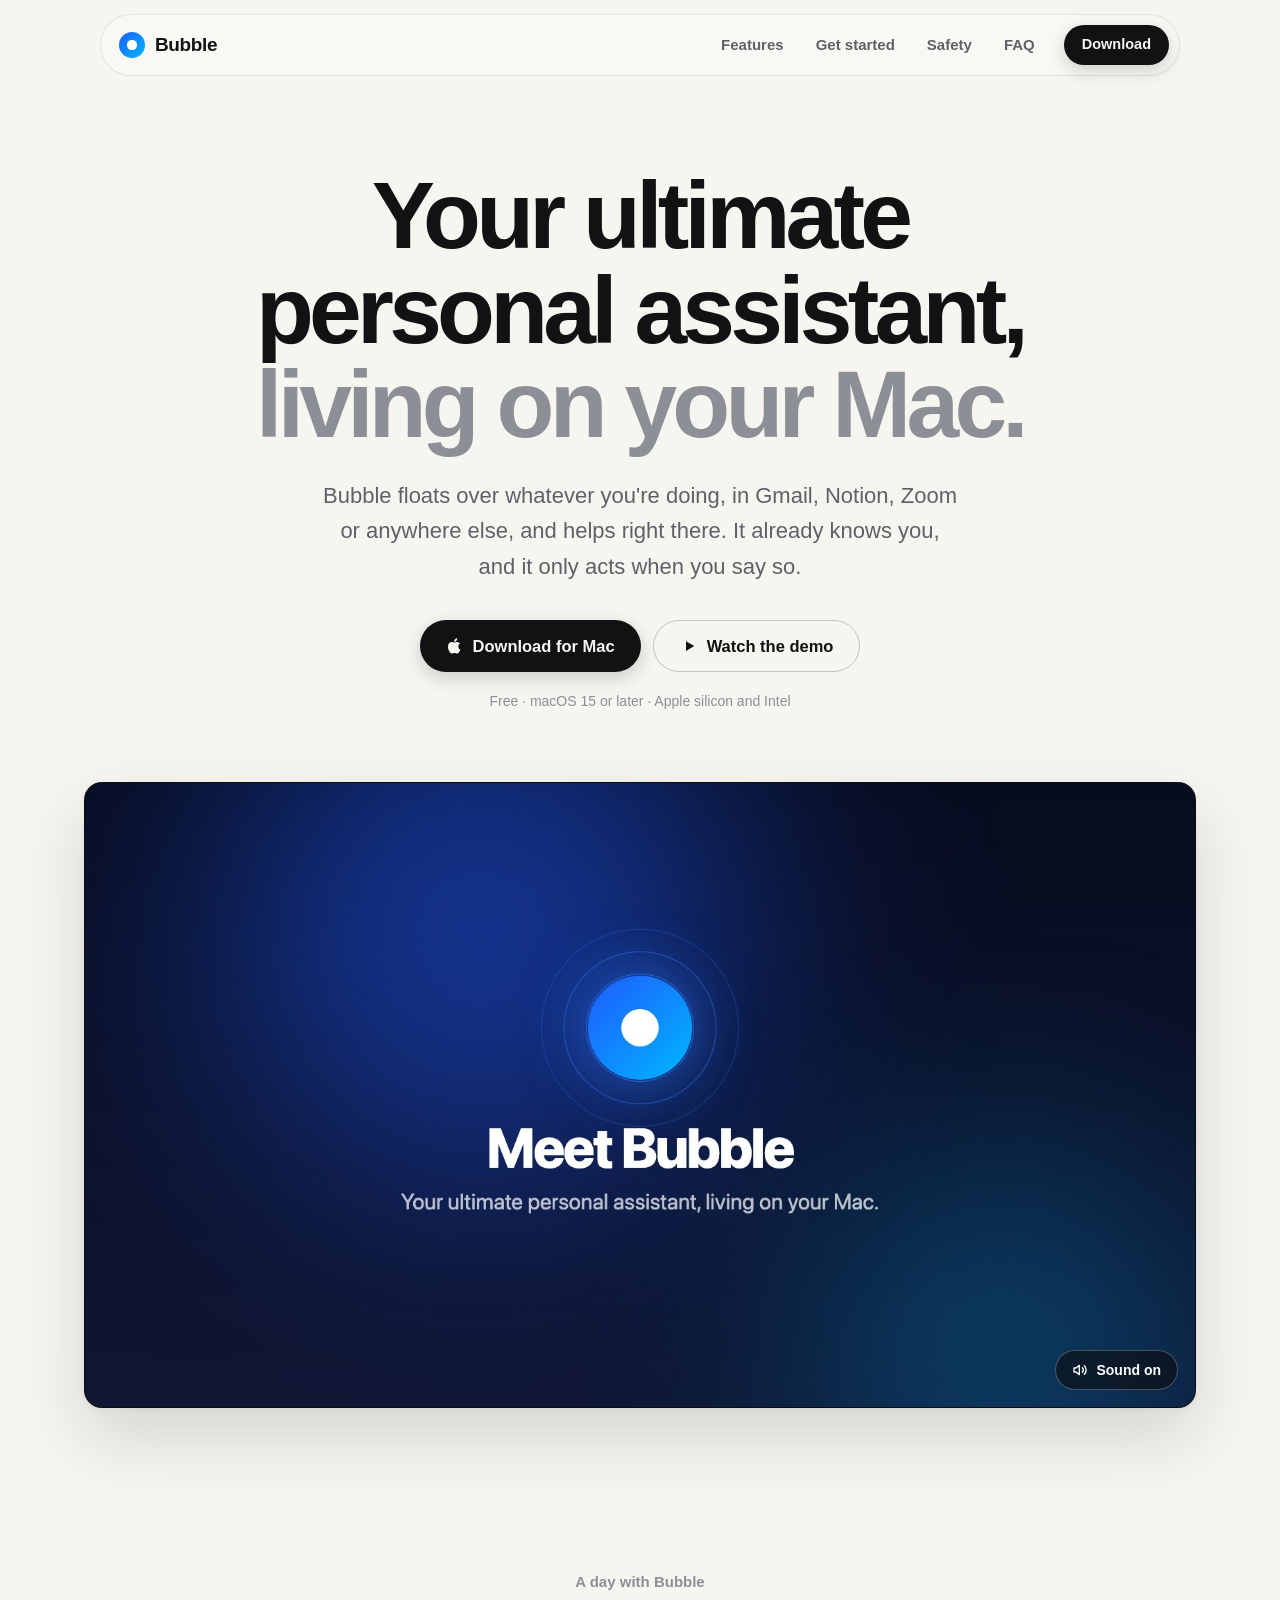
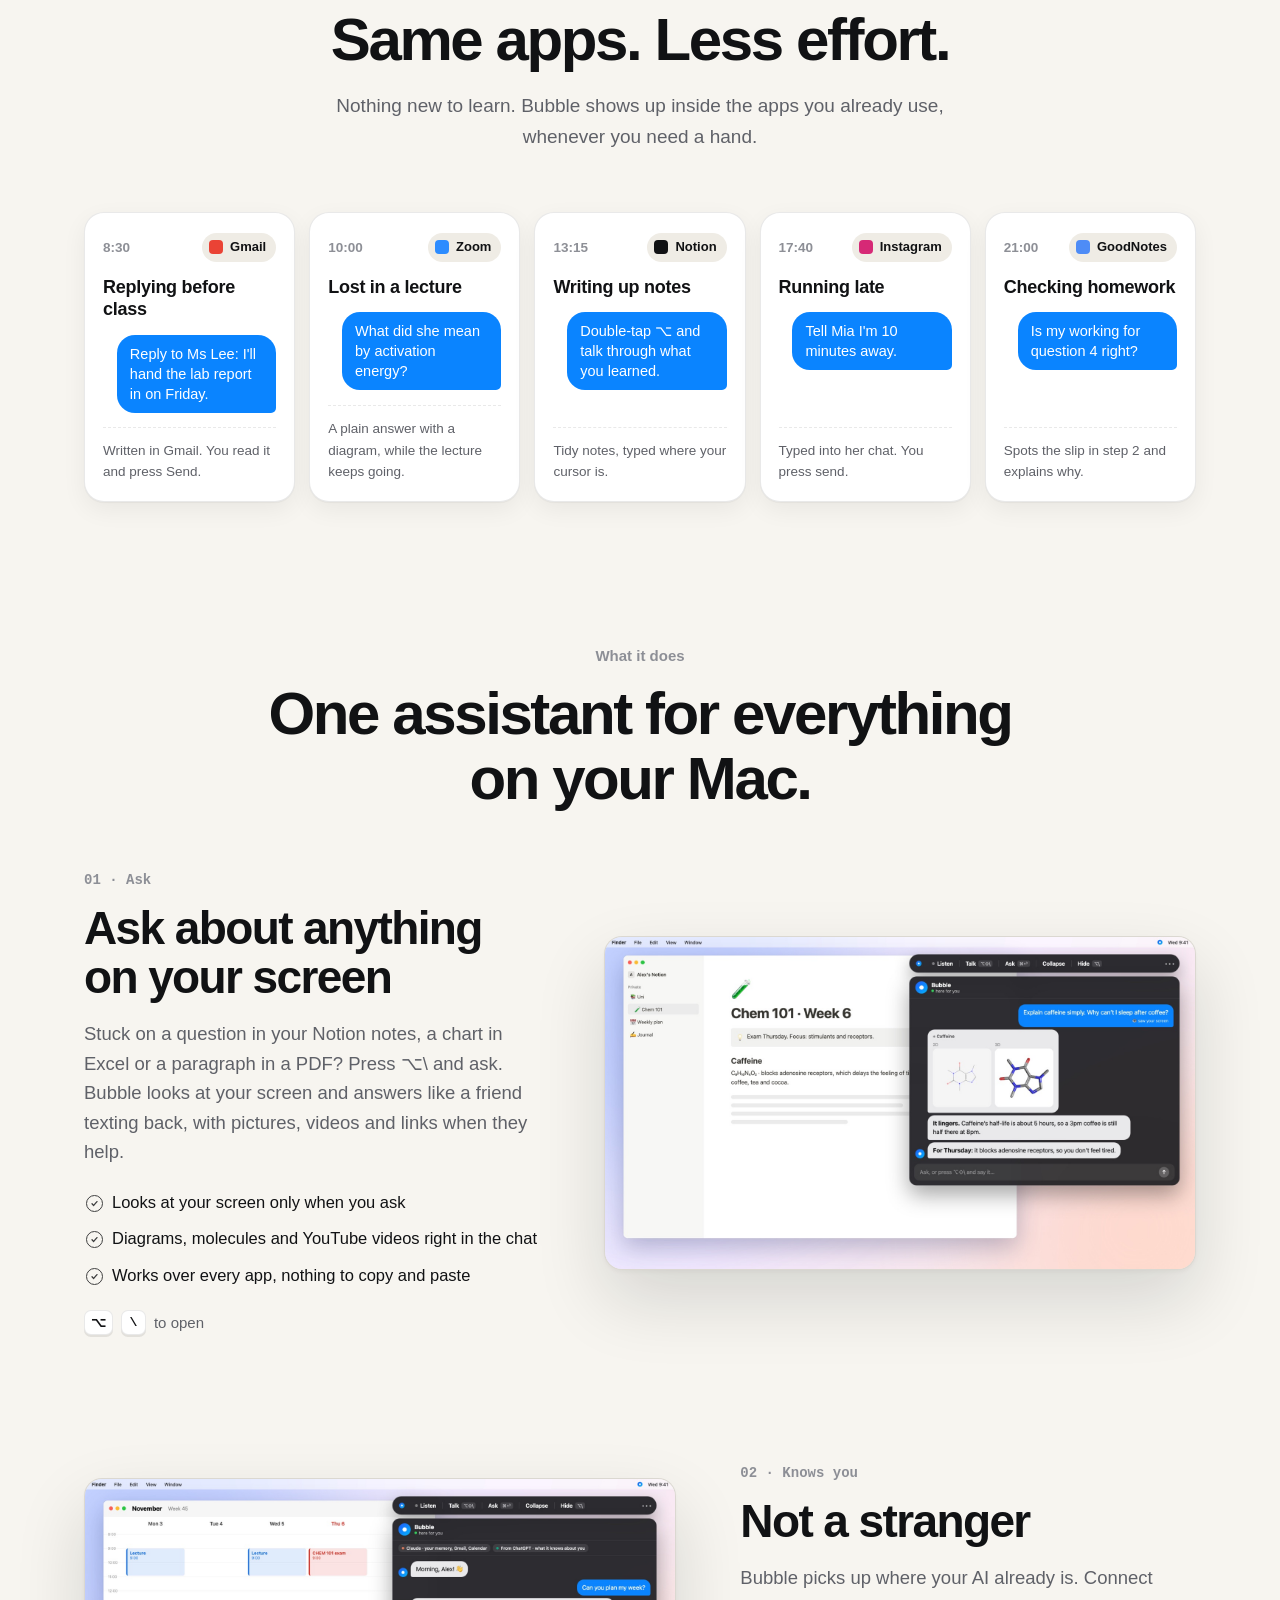
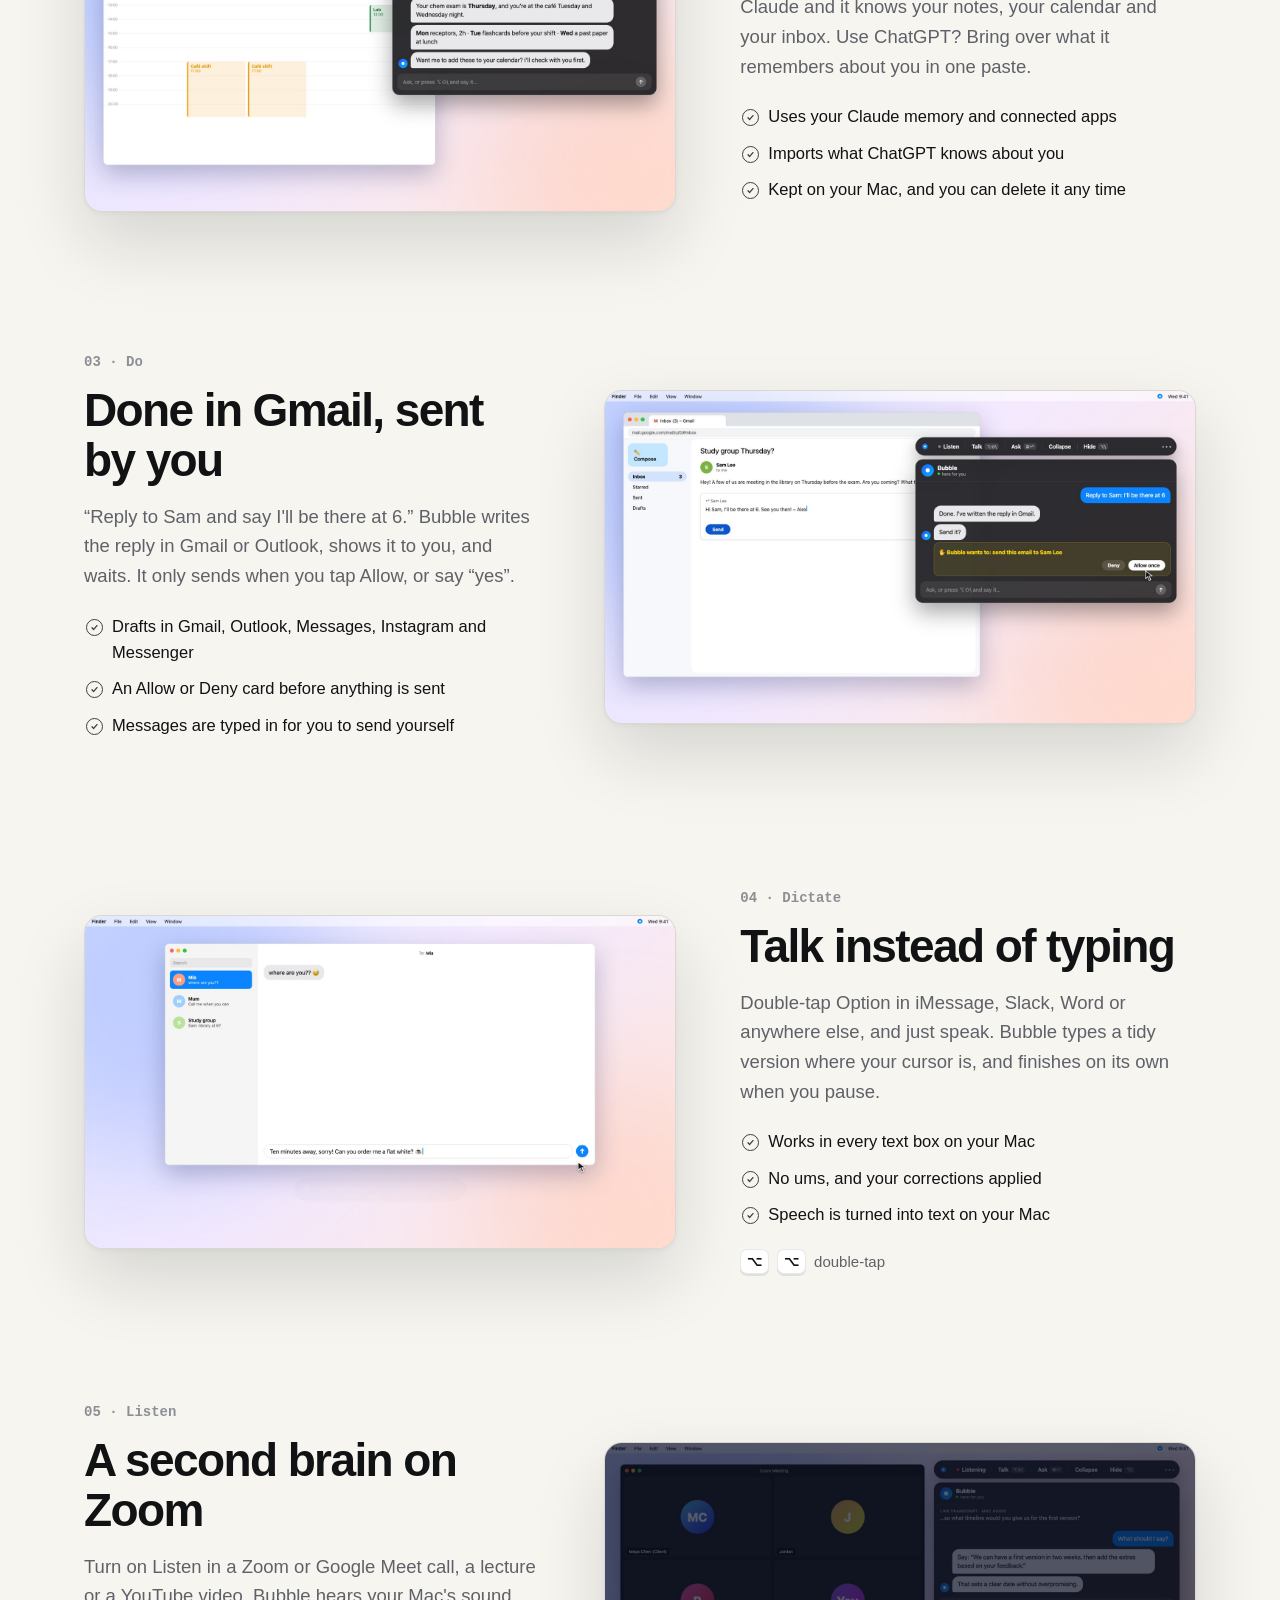
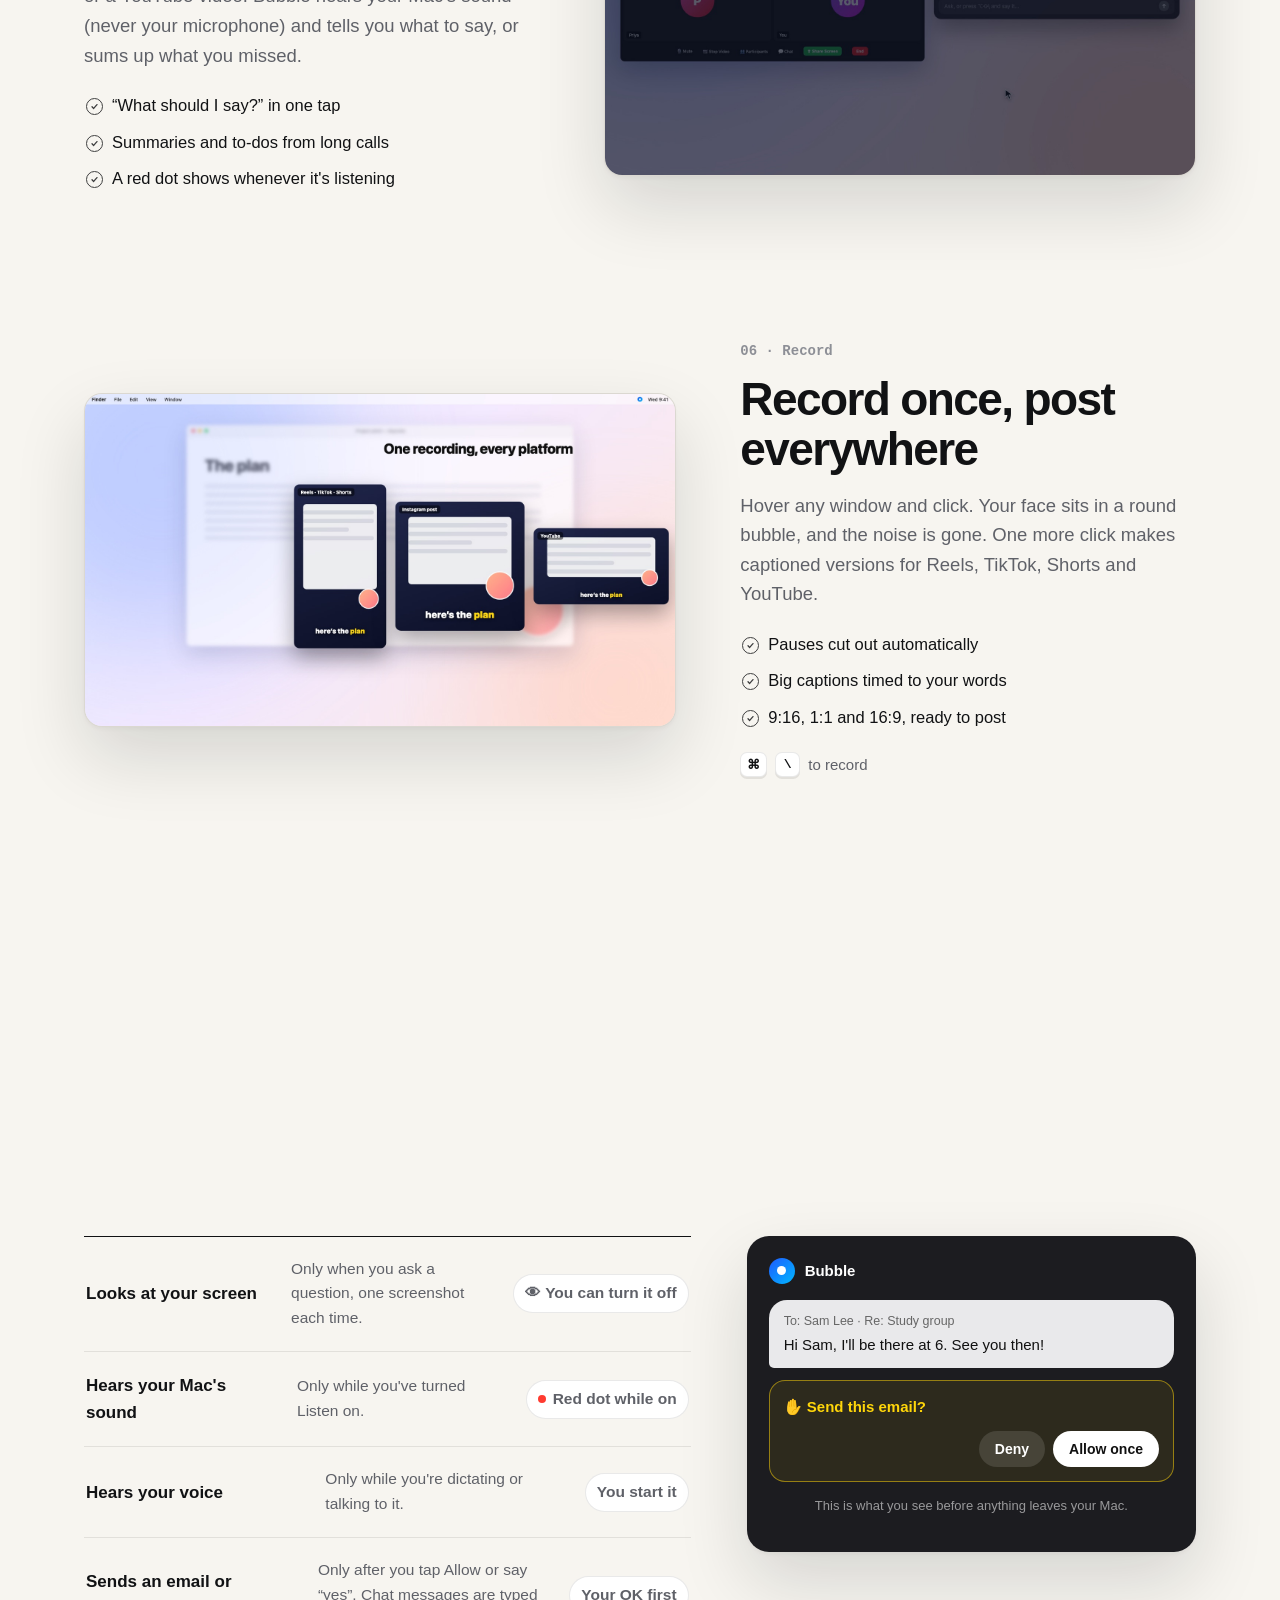
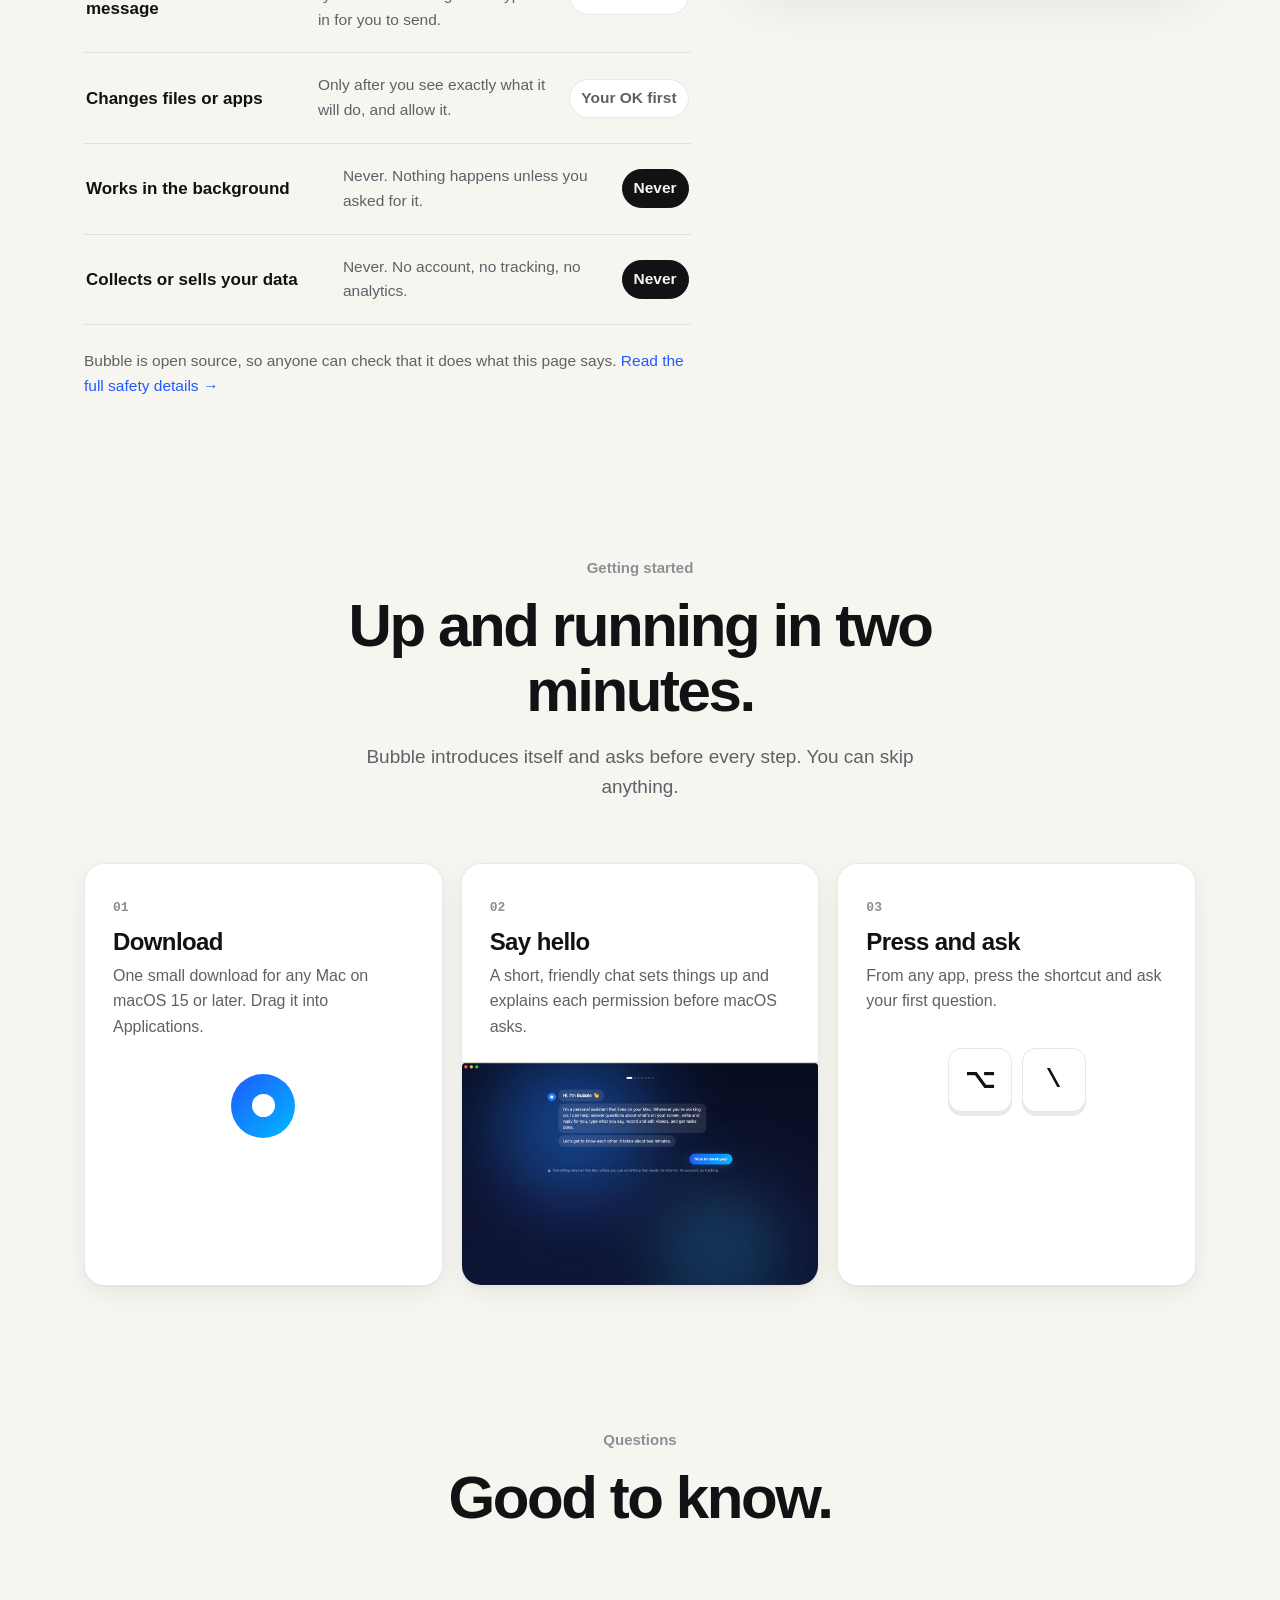
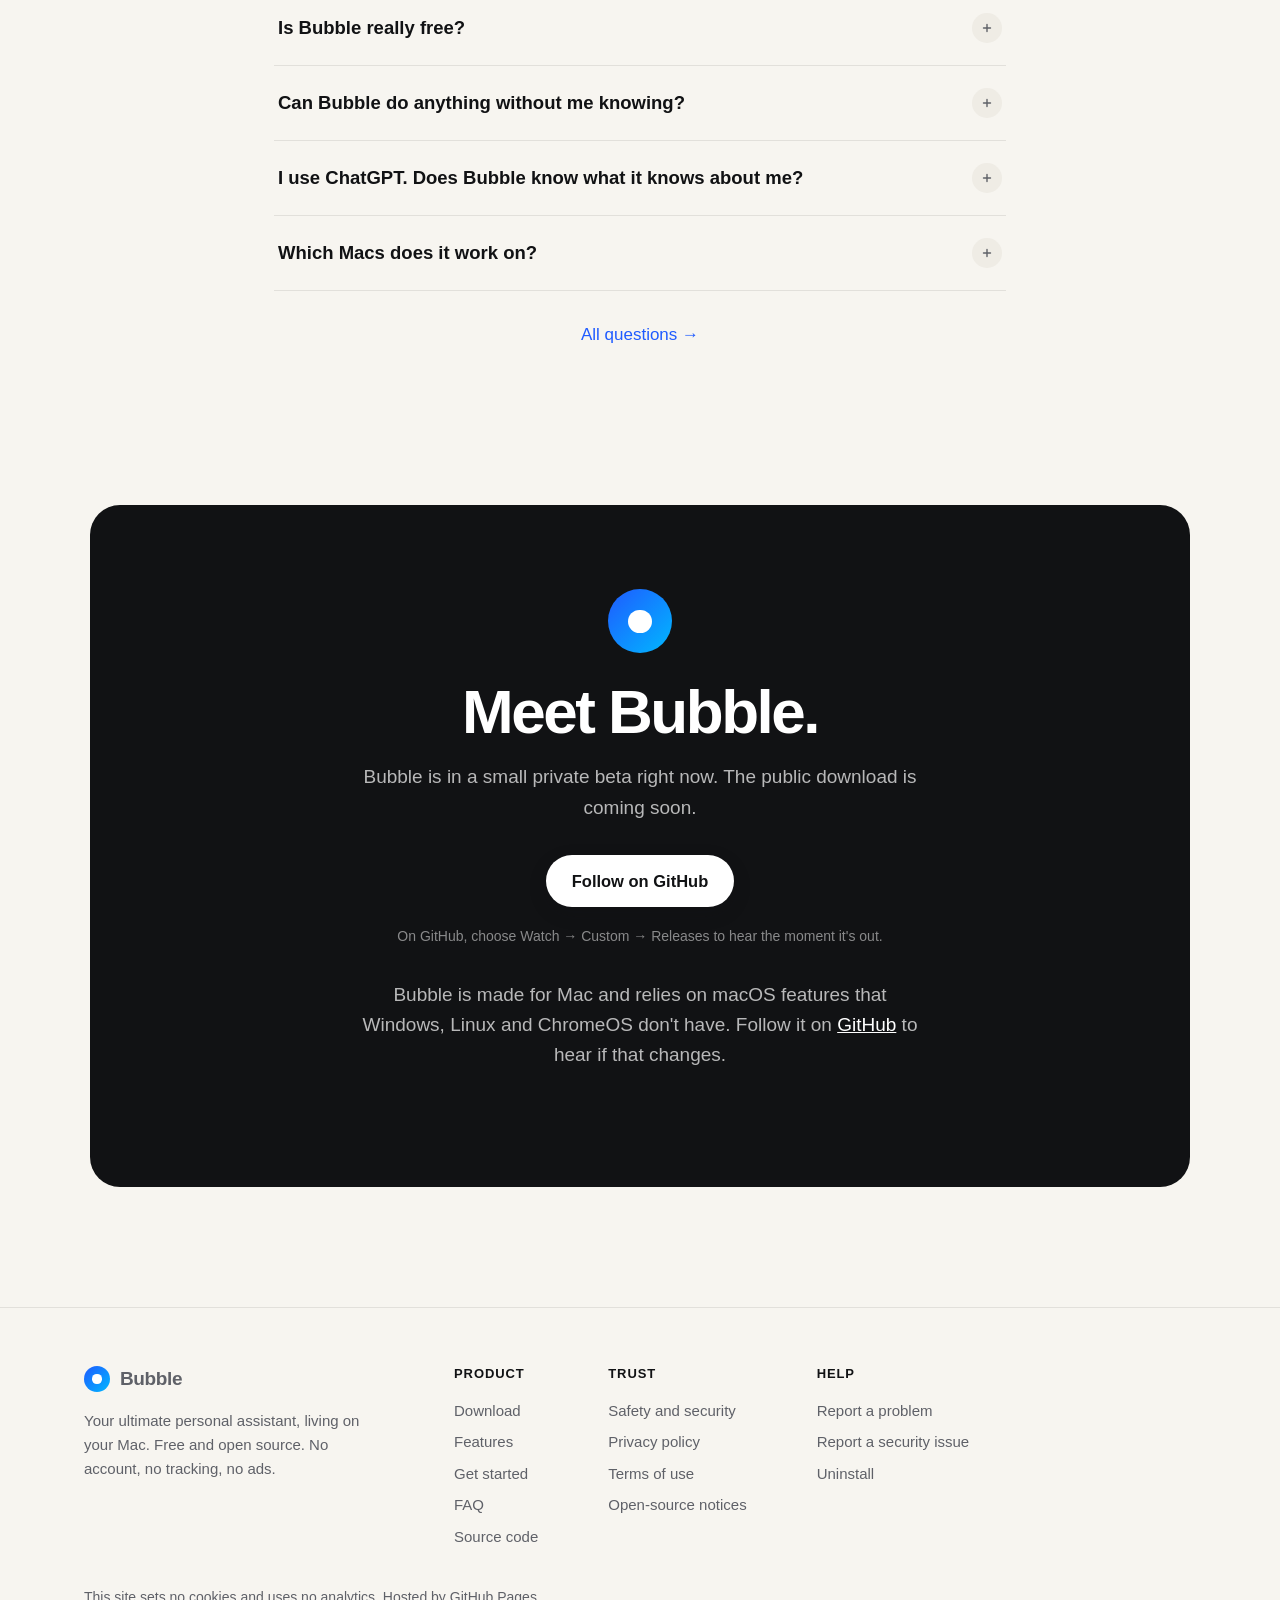
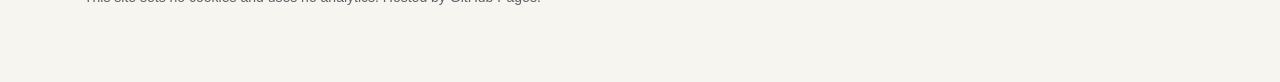
<file: docs/index.html>
<!doctype html>
<html lang="en">
<head>
<meta charset="utf-8">
<meta name="viewport" content="width=device-width, initial-scale=1">
<title>Bubble · Your ultimate personal assistant on your Mac</title>
<meta name="description" content="Ask about anything on your screen, get emails and tasks done, talk instead of typing and record in a click. Free, private and open source, for Mac.">
<meta name="referrer" content="no-referrer">
<meta name="theme-color" content="#f7f5f0">
<link rel="canonical" href="https://harryngu.github.io/bubble/">
<meta property="og:type" content="website">
<meta property="og:site_name" content="Bubble">
<meta property="og:title" content="Bubble · Your ultimate personal assistant on your Mac">
<meta property="og:description" content="Ask about anything on your screen, get emails and tasks done, talk instead of typing and record in a click. Free, private and open source, for Mac.">
<meta property="og:url" content="https://harryngu.github.io/bubble/">
<meta property="og:image" content="https://harryngu.github.io/bubble/assets/og.png?v=2">
<meta property="og:image:width" content="1200">
<meta property="og:image:height" content="630">
<meta property="og:image:alt" content="Bubble, your ultimate personal assistant living on your Mac, answering a question in a floating chat">
<meta name="twitter:card" content="summary_large_image">
<meta name="twitter:title" content="Bubble · Your ultimate personal assistant on your Mac">
<meta name="twitter:description" content="Ask about anything on your screen, get emails and tasks done, talk instead of typing and record in a click. Free, private and open source, for Mac.">
<meta name="twitter:image" content="https://harryngu.github.io/bubble/assets/og.png?v=2">
<meta http-equiv="Content-Security-Policy" content="default-src 'self'; img-src 'self' data:; media-src 'self'; style-src 'self' 'unsafe-inline'; script-src 'self'; connect-src 'self'; base-uri 'self'; form-action 'none'">
<link rel="icon" href="assets/favicon.png">
<link rel="stylesheet" href="assets/style.css?v=6">
</head>
<body>
<div class="nav-shell">
<nav class="bar" aria-label="Main">
<a class="brand" href="index.html"><span class="logo"></span>Bubble</a>
<div class="links"><span class="glide"></span><a href="index.html#features">Features</a><a href="get-started.html">Get started</a><a href="security.html">Safety</a><a href="faq.html">FAQ</a></div>
<a href="index.html#download" class="btn primary small nav-cta">Download</a>
<button class="menu-btn" aria-label="Menu" aria-expanded="false"><span></span><span></span></button>
</nav>
</div>
<div class="drawer"><a href="index.html#features">Features</a><a href="get-started.html">Get started</a><a href="security.html">Safety</a><a href="faq.html">FAQ</a><a href="index.html#download" class="btn primary">Download for Mac</a></div>
<main>

<section class="hero">
<div class="wrap">
<h1 class="rise">Your ultimate<br>personal assistant,<br><span class="quiet">living on your Mac.</span></h1>
<p class="lede rise" style="--d:.08s">Bubble floats over whatever you're doing, in Gmail, Notion, Zoom or anywhere else, and helps right there. It already knows you, and it only acts when you say so.</p>
<div class="actions rise" style="--d:.14s">
<a class="btn primary" href="#download"><svg viewBox="0 0 24 24" fill="currentColor"><path d="M16.4 12.6c0-2.6 2.1-3.8 2.2-3.9-1.2-1.8-3.1-2-3.7-2-1.6-.2-3.1.9-3.9.9-.8 0-2-.9-3.4-.9-1.7 0-3.3 1-4.2 2.6-1.8 3.1-.5 7.7 1.3 10.2.9 1.2 1.9 2.6 3.2 2.6 1.3-.1 1.8-.8 3.3-.8 1.6 0 2 .8 3.4.8 1.4 0 2.3-1.3 3.1-2.5 1-1.4 1.4-2.8 1.4-2.9-.1 0-2.7-1-2.7-4.1zM13.9 5c.7-.9 1.2-2 1-3.2-1 0-2.3.7-3 1.6-.7.8-1.3 2-1.1 3.1 1.1.1 2.3-.6 3.1-1.5z"/></svg>Download for Mac</a>
<a class="btn ghost" href="#demo"><svg viewBox="0 0 24 24" fill="currentColor"><path d="M8 5.5v13l11-6.5z"/></svg>Watch the demo</a>
</div>
<p class="meta rise" style="--d:.18s">Free · macOS 15 or later · Apple silicon and Intel</p>
<div class="stage rise" id="demo" style="--d:.24s">
<div class="frame"><video src="assets/bubble-demo.mp4" poster="assets/demo-poster.jpg" autoplay muted loop playsinline preload="metadata" width="1280" height="720" aria-label="A short demo of Bubble"></video></div>
<button class="sound" type="button"><svg viewBox="0 0 24 24" fill="none" stroke="currentColor" stroke-width="2" stroke-linecap="round" stroke-linejoin="round"><path d="M11 5 6 9H3v6h3l5 4z"/><path d="M15.5 8.5a5 5 0 0 1 0 7M18.5 5.5a9 9 0 0 1 0 13"/></svg><span>Sound on</span></button>
</div>
</div>
</section>

<section class="block"><div class="wrap">
<div class="head reveal"><span class="kicker">A day with Bubble</span><h2>Same apps. Less effort.</h2><p>Nothing new to learn. Bubble shows up inside the apps you already use, whenever you need a hand.</p></div>
<div class="day"><div class="moment reveal" style="--d:0.00s"><div class="when">8:30<span class="app"><i style="background:#ea4335"></i>Gmail</span></div>
<h3>Replying before class</h3><div class="said">Reply to Ms Lee: I'll hand the lab report in on Friday.</div><div class="then">Written in Gmail. You read it and press Send.</div></div><div class="moment reveal" style="--d:0.07s"><div class="when">10:00<span class="app"><i style="background:#2d8cff"></i>Zoom</span></div>
<h3>Lost in a lecture</h3><div class="said">What did she mean by activation energy?</div><div class="then">A plain answer with a diagram, while the lecture keeps going.</div></div><div class="moment reveal" style="--d:0.14s"><div class="when">13:15<span class="app"><i style="background:#111214"></i>Notion</span></div>
<h3>Writing up notes</h3><div class="said">Double-tap ⌥ and talk through what you learned.</div><div class="then">Tidy notes, typed where your cursor is.</div></div><div class="moment reveal" style="--d:0.21s"><div class="when">17:40<span class="app"><i style="background:#d62976"></i>Instagram</span></div>
<h3>Running late</h3><div class="said">Tell Mia I'm 10 minutes away.</div><div class="then">Typed into her chat. You press send.</div></div><div class="moment reveal" style="--d:0.28s"><div class="when">21:00<span class="app"><i style="background:#4e8cf6"></i>GoodNotes</span></div>
<h3>Checking homework</h3><div class="said">Is my working for question 4 right?</div><div class="then">Spots the slip in step 2 and explains why.</div></div></div>
</div></section>

<section class="block" id="features"><div class="wrap">
<div class="head reveal"><span class="kicker">What it does</span><h2>One assistant for everything on your Mac.</h2></div>
<div class="story">
<div class="copy reveal"><div class="num">01 · Ask</div><h3>Ask about anything on your screen</h3><p>Stuck on a question in your Notion notes, a chart in Excel or a paragraph in a PDF? Press ⌥\ and ask. Bubble looks at your screen and answers like a friend texting back, with pictures, videos and links when they help.</p><ul class="ticks"><li>Looks at your screen only when you ask</li><li>Diagrams, molecules and YouTube videos right in the chat</li><li>Works over every app, nothing to copy and paste</li></ul><div class="keys"><kbd>⌥</kbd><kbd>\</kbd> to open</div></div>
<div class="shot reveal" style="--d:.12s"><img src="assets/feat-ask.jpg" alt="Bubble's chat over a Notion page of chemistry notes, showing caffeine's structure" width="1600" height="900" loading="lazy"></div>
</div><div class="story flip">
<div class="copy reveal"><div class="num">02 · Knows you</div><h3>Not a stranger</h3><p>Bubble picks up where your AI already is. Connect Claude and it knows your notes, your calendar and your inbox. Use ChatGPT? Bring over what it remembers about you in one paste.</p><ul class="ticks"><li>Uses your Claude memory and connected apps</li><li>Imports what ChatGPT knows about you</li><li>Kept on your Mac, and you can delete it any time</li></ul></div>
<div class="shot reveal" style="--d:.12s"><img src="assets/feat-knows.jpg" alt="Bubble planning a revision week around the user's exam and shifts" width="1600" height="900" loading="lazy"></div>
</div><div class="story">
<div class="copy reveal"><div class="num">03 · Do</div><h3>Done in Gmail, sent by you</h3><p>“Reply to Sam and say I'll be there at 6.” Bubble writes the reply in Gmail or Outlook, shows it to you, and waits. It only sends when you tap Allow, or say “yes”.</p><ul class="ticks"><li>Drafts in Gmail, Outlook, Messages, Instagram and Messenger</li><li>An Allow or Deny card before anything is sent</li><li>Messages are typed in for you to send yourself</li></ul></div>
<div class="shot reveal" style="--d:.12s"><img src="assets/feat-do.jpg" alt="Bubble writing a reply in Gmail and waiting for approval to send" width="1600" height="900" loading="lazy"></div>
</div><div class="story flip">
<div class="copy reveal"><div class="num">04 · Dictate</div><h3>Talk instead of typing</h3><p>Double-tap Option in iMessage, Slack, Word or anywhere else, and just speak. Bubble types a tidy version where your cursor is, and finishes on its own when you pause.</p><ul class="ticks"><li>Works in every text box on your Mac</li><li>No ums, and your corrections applied</li><li>Speech is turned into text on your Mac</li></ul><div class="keys"><kbd>⌥</kbd><kbd>⌥</kbd> double-tap</div></div>
<div class="shot reveal" style="--d:.12s"><img src="assets/feat-dictate.jpg" alt="Bubble typing a dictated message into iMessage" width="1600" height="900" loading="lazy"></div>
</div><div class="story">
<div class="copy reveal"><div class="num">05 · Listen</div><h3>A second brain on Zoom</h3><p>Turn on Listen in a Zoom or Google Meet call, a lecture or a YouTube video. Bubble hears your Mac's sound (never your microphone) and tells you what to say, or sums up what you missed.</p><ul class="ticks"><li>“What should I say?” in one tap</li><li>Summaries and to-dos from long calls</li><li>A red dot shows whenever it's listening</li></ul></div>
<div class="shot reveal" style="--d:.12s"><img src="assets/feat-listen.jpg" alt="Bubble listening to a Zoom call and suggesting a reply" width="1600" height="900" loading="lazy"></div>
</div><div class="story flip">
<div class="copy reveal"><div class="num">06 · Record</div><h3>Record once, post everywhere</h3><p>Hover any window and click. Your face sits in a round bubble, and the noise is gone. One more click makes captioned versions for Reels, TikTok, Shorts and YouTube.</p><ul class="ticks"><li>Pauses cut out automatically</li><li>Big captions timed to your words</li><li>9:16, 1:1 and 16:9, ready to post</li></ul><div class="keys"><kbd>⌘</kbd><kbd>\</kbd> to record</div></div>
<div class="shot reveal" style="--d:.12s"><img src="assets/feat-record.jpg" alt="Three captioned videos made from one recording" width="1600" height="900" loading="lazy"></div>
</div>
</div></section>

<section class="block" id="control" style="padding-top:10px"><div class="wrap">
<div class="head reveal"><span class="kicker">You're in control</span><h2>Nothing happens without you.</h2><p>Bubble can see, hear and act on your Mac, so here is exactly when it does, in plain words.</p></div>
<div class="control">
<div class="reveal"><div class="ledger"><div class="row"><b>Looks at your screen</b><span>Only when you ask a question, one screenshot each time.</span><span class="tag">👁 You can turn it off</span></div><div class="row"><b>Hears your Mac's sound</b><span>Only while you've turned Listen on.</span><span class="tag"><span class="dot"></span>Red dot while on</span></div><div class="row"><b>Hears your voice</b><span>Only while you're dictating or talking to it.</span><span class="tag">You start it</span></div><div class="row"><b>Sends an email or message</b><span>Only after you tap Allow or say “yes”. Chat messages are typed in for you to send.</span><span class="tag">Your OK first</span></div><div class="row"><b>Changes files or apps</b><span>Only after you see exactly what it will do, and allow it.</span><span class="tag">Your OK first</span></div><div class="row"><b>Works in the background</b><span>Never. Nothing happens unless you asked for it.</span><span class="tag never">Never</span></div><div class="row"><b>Collects or sells your data</b><span>Never. No account, no tracking, no analytics.</span><span class="tag never">Never</span></div></div>
<p class="ledger-foot">Bubble is open source, so anyone can check that it does what this page says. <a href="security.html">Read the full safety details →</a></p></div>
<div class="approval reveal" style="--d:.12s">
<div class="who"><span class="logo"></span>Bubble</div>
<div class="msg"><small>To: Sam Lee · Re: Study group</small>Hi Sam, I'll be there at 6. See you then!</div>
<div class="ask"><p>✋ Send this email?</p><div class="btns"><span>Deny</span><span class="yes">Allow once</span></div></div>
<p class="cap">This is what you see before anything leaves your Mac.</p>
</div>
</div>
</div></section>

<section class="block"><div class="wrap">
<div class="head reveal"><span class="kicker">Getting started</span><h2>Up and running in two minutes.</h2><p>Bubble introduces itself and asks before every step. You can skip anything.</p></div>
<div class="steps3">
<div class="step reveal"><b class="n">01</b><h3>Download</h3><p>One small download for any Mac on macOS 15 or later. Drag it into Applications.</p><div class="big-keys"><div class="logo" style="width:64px;height:64px"></div></div></div>
<div class="step reveal" style="--d:.1s"><b class="n">02</b><h3>Say hello</h3><p>A short, friendly chat sets things up and explains each permission before macOS asks.</p><div class="pic"><img src="assets/onboard-hello.jpg" alt="Bubble's welcome chat" width="1200" height="776" loading="lazy"></div></div>
<div class="step reveal" style="--d:.2s"><b class="n">03</b><h3>Press and ask</h3><p>From any app, press the shortcut and ask your first question.</p><div class="big-keys"><kbd>⌥</kbd><kbd>\</kbd></div></div>
</div>
</div></section>

<section class="block"><div class="wrap narrow">
<div class="head reveal"><span class="kicker">Questions</span><h2>Good to know.</h2></div>
<div class="faq reveal">
<details><summary>Is Bubble really free?</summary><p>Yes. It's open source with no paid tier and no ads. The assistant uses an AI you bring yourself (your Claude plan or your own API key).</p></details>
<details><summary>Can Bubble do anything without me knowing?</summary><p>No. It only looks, listens or acts when you ask, shows a red dot while it's listening, and anything that sends or changes something waits for your Allow.</p></details>
<details><summary>I use ChatGPT. Does Bubble know what it knows about me?</summary><p>You can bring it over: Bubble gives you a short prompt to paste into ChatGPT, and you paste the answer back. It's saved on your Mac and you can delete it any time. The answers themselves come from Claude.</p></details>
<details><summary>Which Macs does it work on?</summary><p>Any Mac on macOS 15 Sequoia or later, with Apple silicon or Intel. There's no Windows or phone version yet.</p></details>
</div>
<p class="center" style="margin-top:30px"><a href="faq.html">All questions →</a></p>
</div></section>

<section id="download"><div class="wrap">
<div class="cta reveal">
<div class="logo"></div>
<h2>Meet Bubble.</h2>
<div data-available="false"><p>Bubble is in a small private beta right now. The public download is coming soon.</p>
<a class="btn primary" href="https://github.com/HarryNGU/bubble">Follow on GitHub</a>
<p class="fine">On GitHub, choose Watch → Custom → Releases to hear the moment it's out.</p></div>
<div data-os="mac" data-available="true" hidden>
<p>Free, for any Mac on macOS 15 or later.</p>
<a class="btn primary" data-release="url" href="https://github.com/HarryNGU/bubble/releases/latest"><svg viewBox="0 0 24 24" fill="currentColor"><path d="M16.4 12.6c0-2.6 2.1-3.8 2.2-3.9-1.2-1.8-3.1-2-3.7-2-1.6-.2-3.1.9-3.9.9-.8 0-2-.9-3.4-.9-1.7 0-3.3 1-4.2 2.6-1.8 3.1-.5 7.7 1.3 10.2.9 1.2 1.9 2.6 3.2 2.6 1.3-.1 1.8-.8 3.3-.8 1.6 0 2 .8 3.4.8 1.4 0 2.3-1.3 3.1-2.5 1-1.4 1.4-2.8 1.4-2.9-.1 0-2.7-1-2.7-4.1zM13.9 5c.7-.9 1.2-2 1-3.2-1 0-2.3.7-3 1.6-.7.8-1.3 2-1.1 3.1 1.1.1 2.3-.6 3.1-1.5z"/></svg>Download for Mac</a>
<p class="fine">Version <span data-release="version">1.1.0</span> · <span data-release="size">3.3 MB</span> · Apple silicon and Intel · <a href="get-started.html">Install guide</a></p>
</div>
<div data-os="ios android" class="elsewhere" hidden><p>Bubble is a Mac app. Open this page on your Mac to download it.</p></div>
<div data-os="windows linux chromeos other" class="elsewhere" hidden><p>Bubble is made for Mac and relies on macOS features that Windows, Linux and ChromeOS don't have. Follow it on <a href="https://github.com/HarryNGU/bubble" style="color:#fff;text-decoration:underline">GitHub</a> to hear if that changes.</p></div>
</div>
</div></section>

</main>
<footer class="site"><div class="wrap"><div class="cols">
<div><a class="brand" href="index.html"><span class="logo"></span>Bubble</a><p style="max-width:300px">Your ultimate personal assistant, living on your Mac. Free and open source. No account, no tracking, no ads.</p></div>
<div><h4>Product</h4><ul><li><a href="index.html#download">Download</a></li><li><a href="index.html#features">Features</a></li><li><a href="get-started.html">Get started</a></li><li><a href="faq.html">FAQ</a></li><li><a href="https://github.com/HarryNGU/bubble">Source code</a></li></ul></div>
<div><h4>Trust</h4><ul><li><a href="security.html">Safety and security</a></li><li><a href="privacy.html">Privacy policy</a></li><li><a href="terms.html">Terms of use</a></li><li><a href="notices.html">Open-source notices</a></li></ul></div>
<div><h4>Help</h4><ul><li><a href="https://github.com/HarryNGU/bubble/issues">Report a problem</a></li><li><a href="https://github.com/HarryNGU/bubble/security/advisories/new">Report a security issue</a></li><li><a href="get-started.html#uninstall">Uninstall</a></li></ul></div>
</div><p style="margin-top:34px;font-size:14px">This site sets no cookies and uses no analytics. Hosted by GitHub Pages.</p></div></footer>
<script src="assets/site.js?v=6"></script>
</body>
</html>
</file>
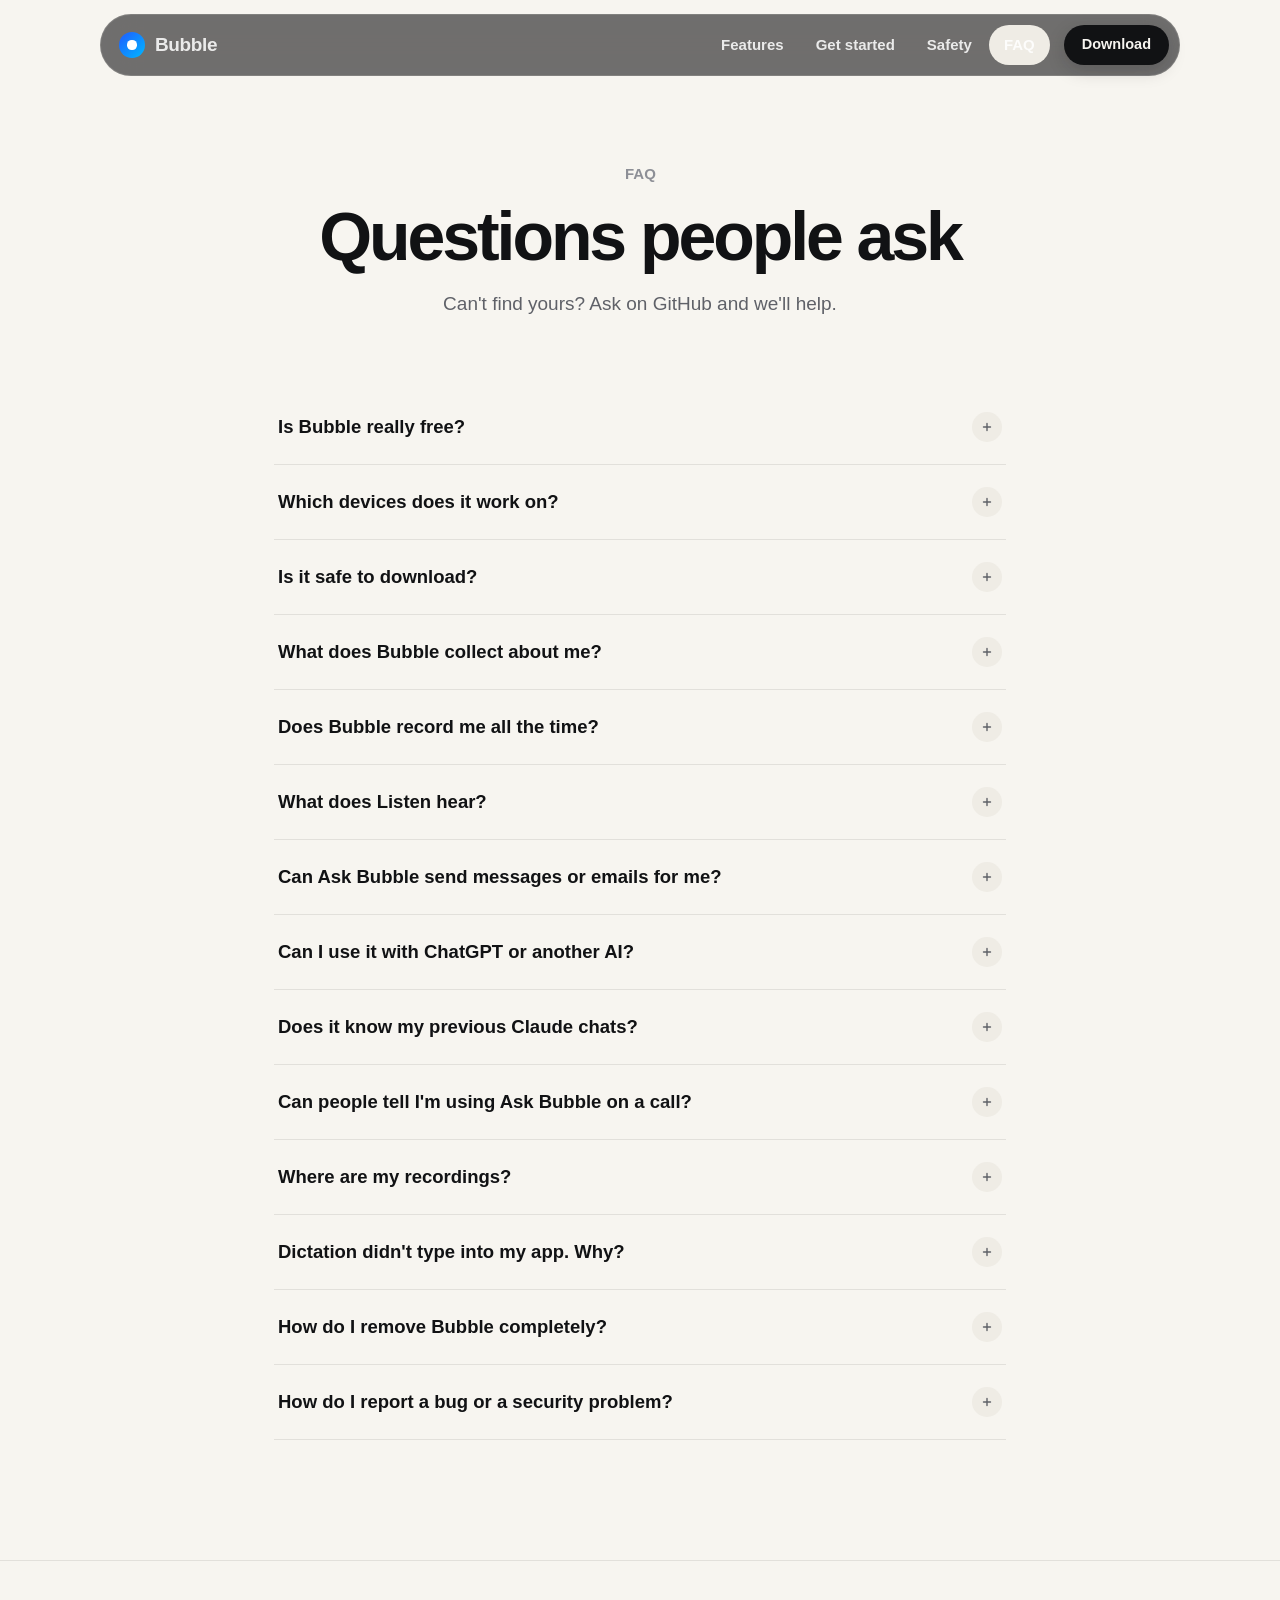
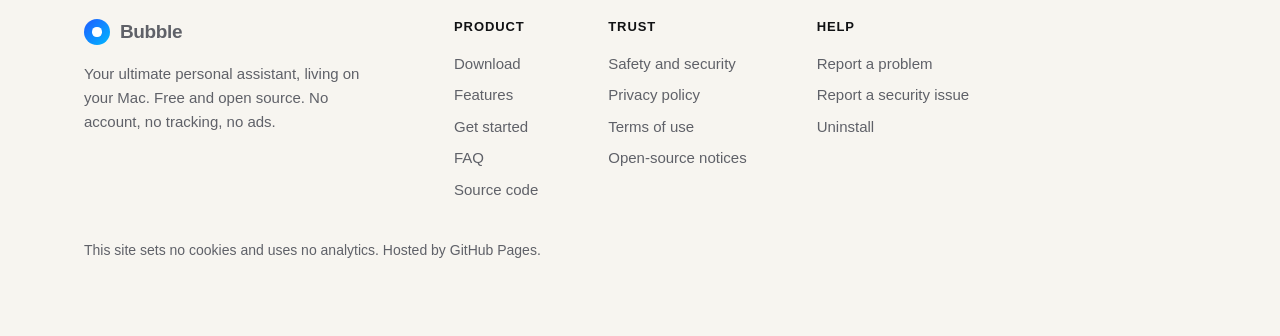
<file: docs/faq.html>
<!doctype html>
<html lang="en">
<head>
<meta charset="utf-8">
<meta name="viewport" content="width=device-width, initial-scale=1">
<title>FAQ · Bubble</title>
<meta name="description" content="Answers to common questions about Bubble.">
<meta name="referrer" content="no-referrer">
<meta name="theme-color" content="#f7f5f0">
<link rel="canonical" href="https://harryngu.github.io/bubble/faq.html">
<meta property="og:type" content="website">
<meta property="og:site_name" content="Bubble">
<meta property="og:title" content="FAQ · Bubble">
<meta property="og:description" content="Answers to common questions about Bubble.">
<meta property="og:url" content="https://harryngu.github.io/bubble/faq.html">
<meta property="og:image" content="https://harryngu.github.io/bubble/assets/og.png?v=2">
<meta property="og:image:width" content="1200">
<meta property="og:image:height" content="630">
<meta property="og:image:alt" content="Bubble, your ultimate personal assistant living on your Mac, answering a question in a floating chat">
<meta name="twitter:card" content="summary_large_image">
<meta name="twitter:title" content="FAQ · Bubble">
<meta name="twitter:description" content="Answers to common questions about Bubble.">
<meta name="twitter:image" content="https://harryngu.github.io/bubble/assets/og.png?v=2">
<meta http-equiv="Content-Security-Policy" content="default-src 'self'; img-src 'self' data:; media-src 'self'; style-src 'self' 'unsafe-inline'; script-src 'self'; connect-src 'self'; base-uri 'self'; form-action 'none'">
<link rel="icon" href="assets/favicon.png">
<link rel="stylesheet" href="assets/style.css?v=6">
</head>
<body>
<div class="nav-shell">
<nav class="bar" aria-label="Main">
<a class="brand" href="index.html"><span class="logo"></span>Bubble</a>
<div class="links"><span class="glide"></span><a href="index.html#features">Features</a><a href="get-started.html">Get started</a><a href="security.html">Safety</a><a href="faq.html" aria-current="page">FAQ</a></div>
<a href="index.html#download" class="btn primary small nav-cta">Download</a>
<button class="menu-btn" aria-label="Menu" aria-expanded="false"><span></span><span></span></button>
</nav>
</div>
<div class="drawer"><a href="index.html#features">Features</a><a href="get-started.html">Get started</a><a href="security.html">Safety</a><a href="faq.html" aria-current="page">FAQ</a><a href="index.html#download" class="btn primary">Download for Mac</a></div>
<main>
<section class="page-head"><div class="wrap narrow"><span class="kicker rise">FAQ</span><h1 class="rise" style="--d:.05s">Questions people ask</h1><p class="rise" style="--d:.1s">Can't find yours? Ask on GitHub and we'll help.</p></div></section><div class="wrap narrow doc faq"><details><summary>Is Bubble really free?</summary><p>Yes. It's open source under the MIT licence. There's no paid tier and no ads. Ask Bubble uses an AI you bring yourself (your Claude plan or your own API key), and that provider may charge you for it.</p></details><details><summary>Which devices does it work on?</summary><p>Macs running macOS 15 Sequoia or later, with Apple silicon or Intel. There's no Windows, Linux, iPhone or Android version.</p></details><details><summary>Is it safe to download?</summary><p>Bubble is open source, so anyone can read exactly what it does, and every release lists a SHA-256 fingerprint so you can confirm the file hasn't been changed (see the <a href="get-started.html#install">install guide</a>). Only download Bubble from this site or its GitHub page.</p></details><details><summary>What does Bubble collect about me?</summary><p>Nothing. There's no account, no analytics and no tracking. The only time anything leaves your Mac is when you use a feature that needs the internet, like asking Ask Bubble a question, and the <a href="privacy.html">privacy policy</a> lists exactly what is sent and to whom.</p></details><details><summary>Does Bubble record me all the time?</summary><p>No. It records only when you start a recording, hears your voice only while you dictate or talk to it, hears your Mac's sound only while Listen is on (a red dot shows), and takes a screenshot only when you ask it something.</p></details><details><summary>What does Listen hear?</summary><p>Only the sound playing on your Mac: the other people on a call or meeting, or a video you're watching. It doesn't use your microphone. To talk to Bubble yourself, use Talk (⌥⇧\) or dictation.</p></details><details><summary>Can Ask Bubble send messages or emails for me?</summary><p>It can prepare them, but it never sends on its own. Emails need you to approve them. For Messenger, Instagram, WhatsApp and Messages it opens the chat and types the message, and you press Enter.</p></details><details><summary>Can I use it with ChatGPT or another AI?</summary><p>Not yet. Ask Bubble works with Claude, either through Claude Code on your Mac or with an Anthropic API key. Recording and dictation don't need any AI.</p></details><details><summary>Does it know my previous Claude chats?</summary><p>Through Claude Code it knows your Claude Code memory notes and connected apps. It can't read your chat history from the Claude app or website, because Claude doesn't let other apps do that.</p></details><details><summary>Can people tell I'm using Ask Bubble on a call?</summary><p>By default, yes: if you share your screen, Bubble's chat shows up in the share and in recordings like any other window. If your chat is private, one switch hides it from every recording and screen share, Bubble's own and Zoom, Meet or Teams alike. Please don't use that to cheat in exams or interviews, and don't record people without telling them.</p></details><details><summary>Where are my recordings?</summary><p>In <code>Bubble Recordings</code> on your Desktop, and in Bubble's library. Reels are saved in its <code>Reels</code> folder. Nothing is uploaded.</p></details><details><summary>Dictation didn't type into my app. Why?</summary><p>Bubble needs Accessibility permission to type into other apps (System Settings → Privacy &amp; Security → Accessibility). Without it, your words are copied so you can paste them. Some secure fields, like password boxes, block typing on purpose.</p></details><details><summary>How do I remove Bubble completely?</summary><p>See <a href="get-started.html#uninstall">Uninstall</a>. Because Bubble has no servers, deleting it from your Mac removes it completely.</p></details><details><summary>How do I report a bug or a security problem?</summary><p>Bugs: <a href="https://github.com/HarryNGU/bubble/issues">open an issue on GitHub</a>. Security problems: please report them privately through <a href="https://github.com/HarryNGU/bubble/security/advisories/new">GitHub's private security reporting</a>, not in a public issue.</p></details></div>
</main>
<footer class="site"><div class="wrap"><div class="cols">
<div><a class="brand" href="index.html"><span class="logo"></span>Bubble</a><p style="max-width:300px">Your ultimate personal assistant, living on your Mac. Free and open source. No account, no tracking, no ads.</p></div>
<div><h4>Product</h4><ul><li><a href="index.html#download">Download</a></li><li><a href="index.html#features">Features</a></li><li><a href="get-started.html">Get started</a></li><li><a href="faq.html">FAQ</a></li><li><a href="https://github.com/HarryNGU/bubble">Source code</a></li></ul></div>
<div><h4>Trust</h4><ul><li><a href="security.html">Safety and security</a></li><li><a href="privacy.html">Privacy policy</a></li><li><a href="terms.html">Terms of use</a></li><li><a href="notices.html">Open-source notices</a></li></ul></div>
<div><h4>Help</h4><ul><li><a href="https://github.com/HarryNGU/bubble/issues">Report a problem</a></li><li><a href="https://github.com/HarryNGU/bubble/security/advisories/new">Report a security issue</a></li><li><a href="get-started.html#uninstall">Uninstall</a></li></ul></div>
</div><p style="margin-top:34px;font-size:14px">This site sets no cookies and uses no analytics. Hosted by GitHub Pages.</p></div></footer>
<script src="assets/site.js?v=6"></script>
</body>
</html>
</file>
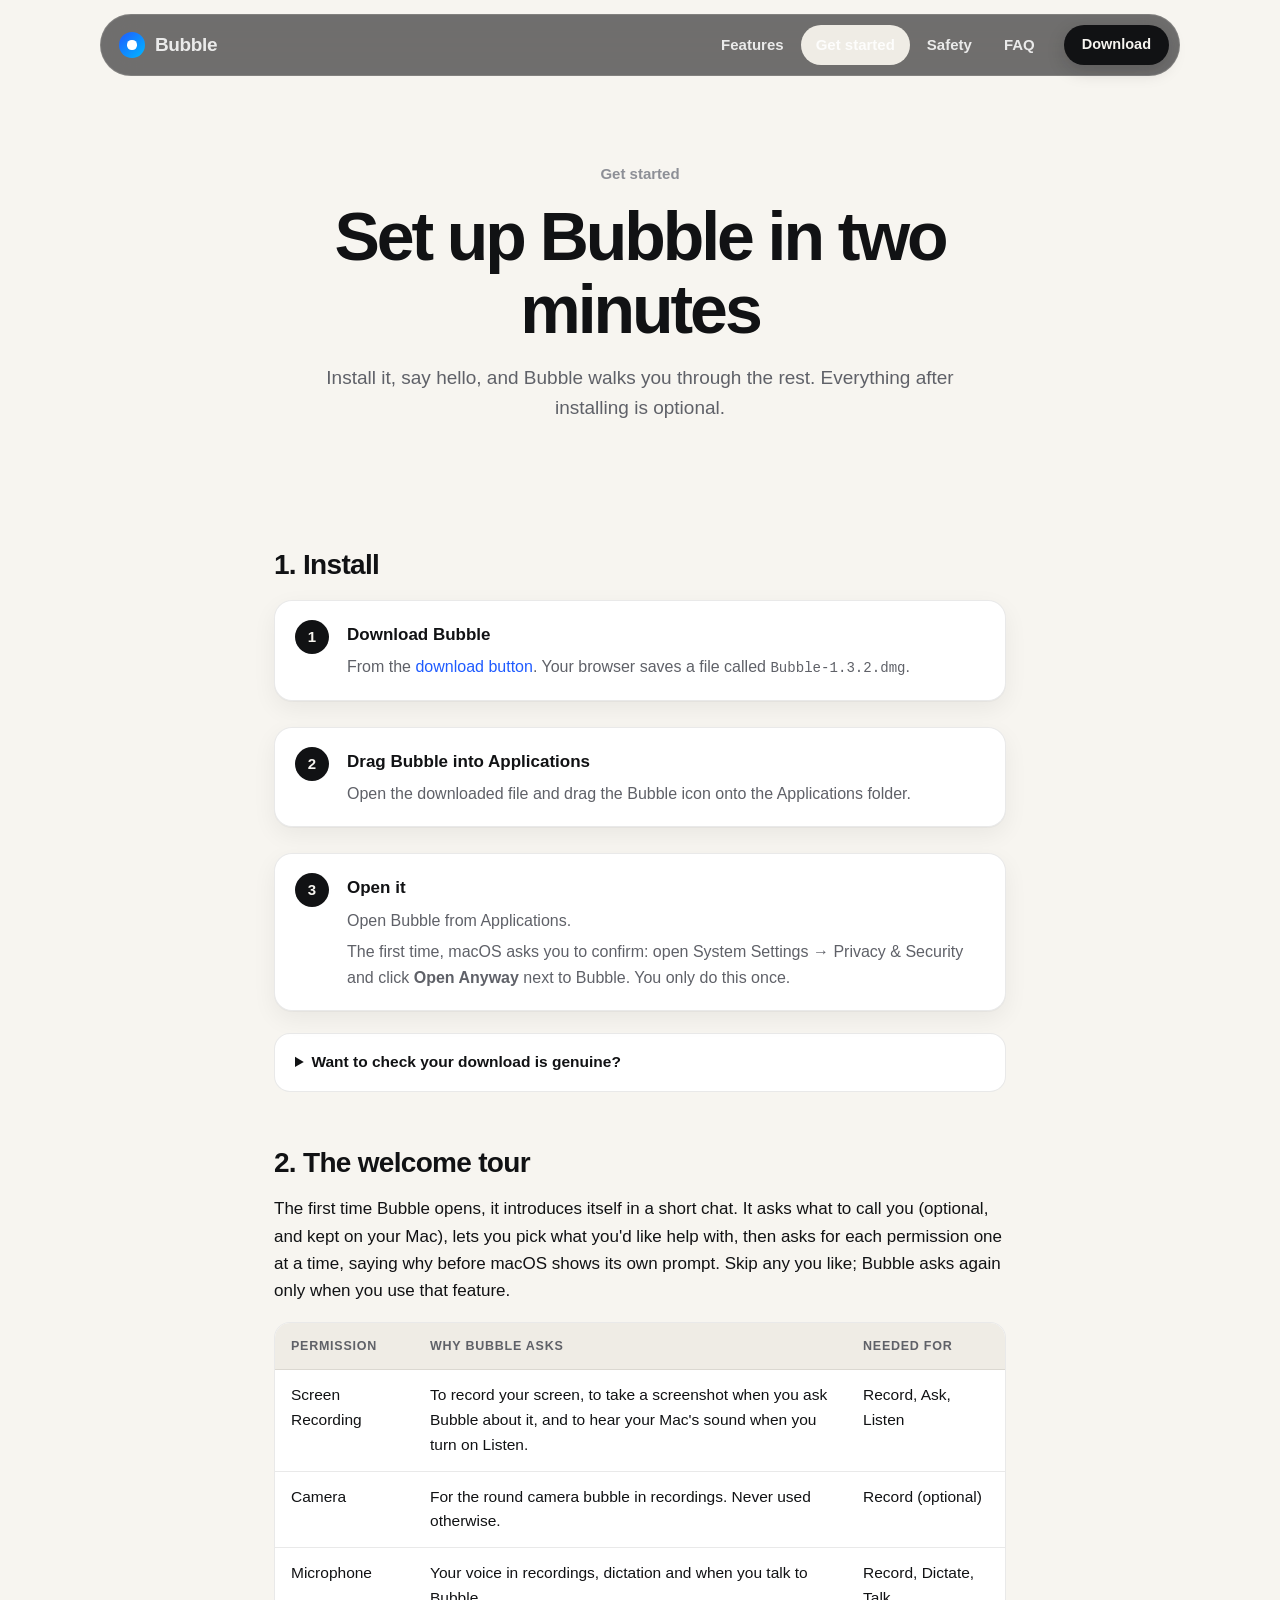
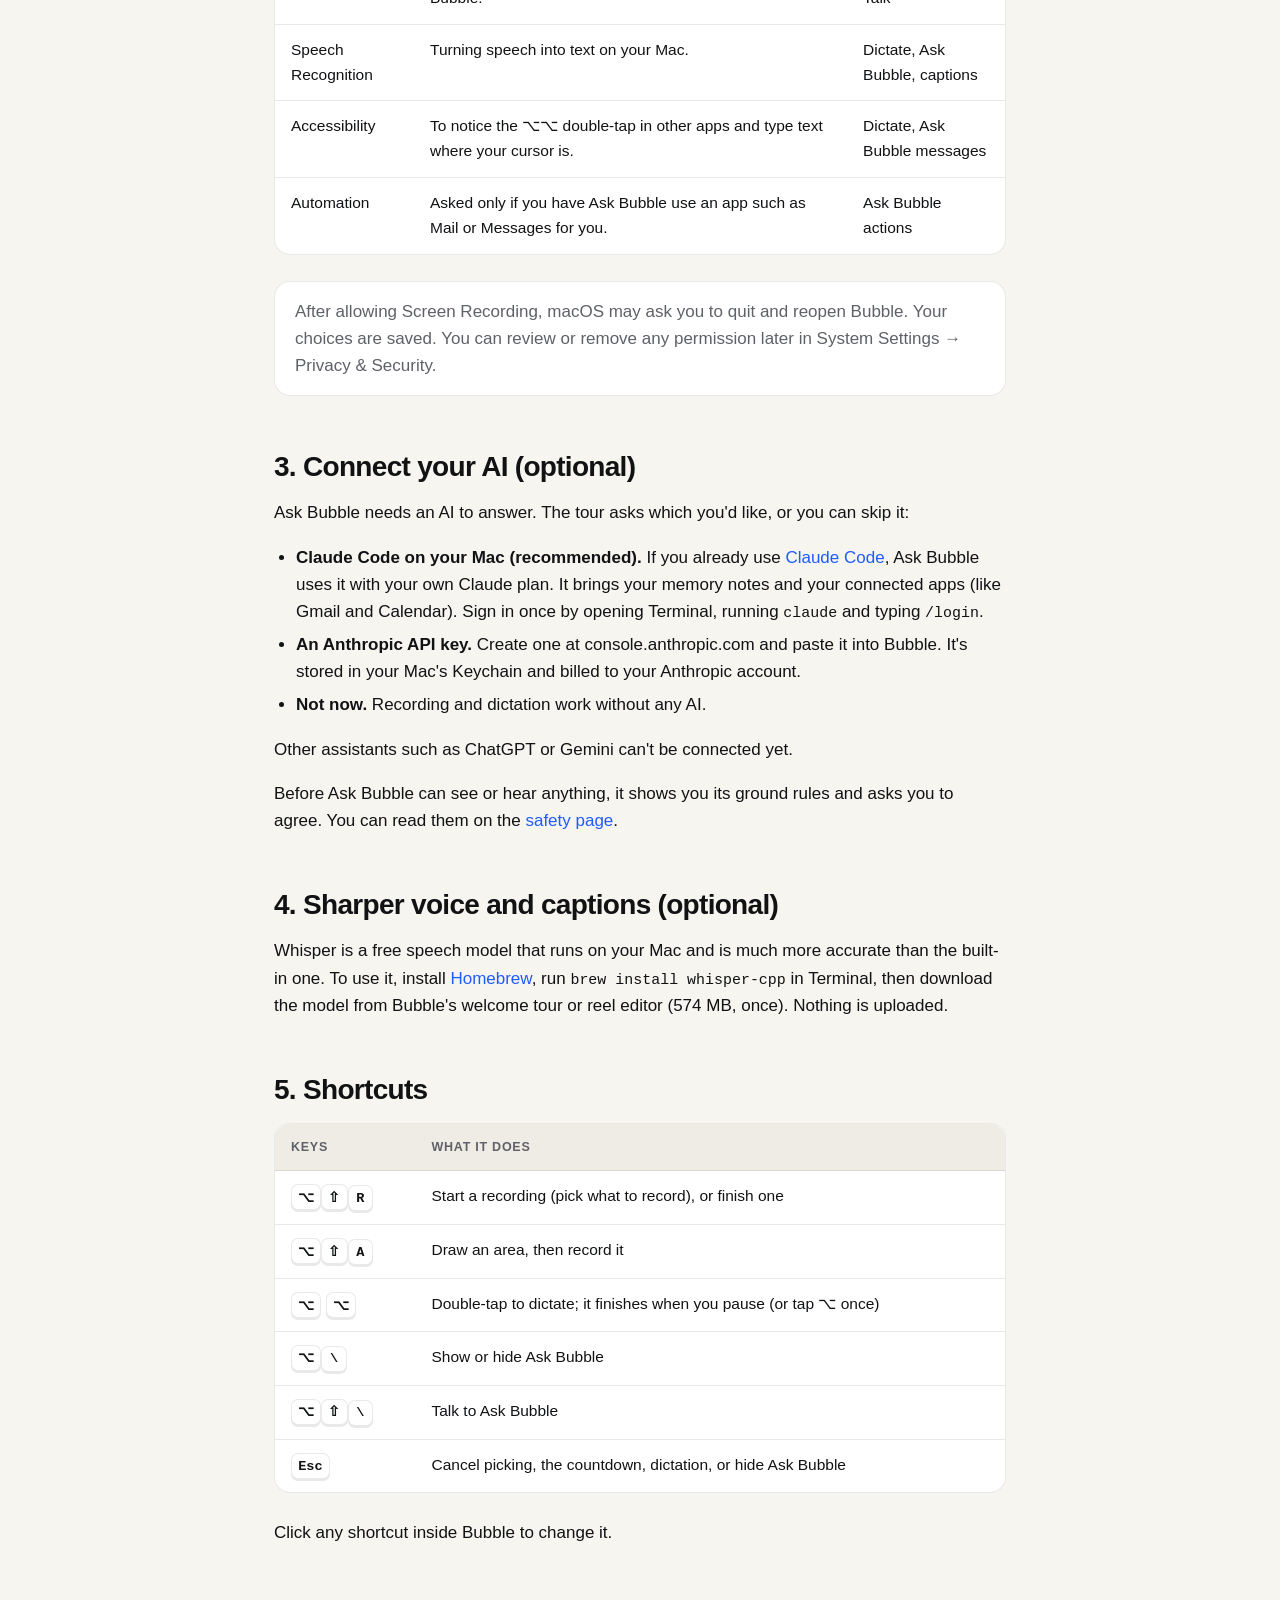
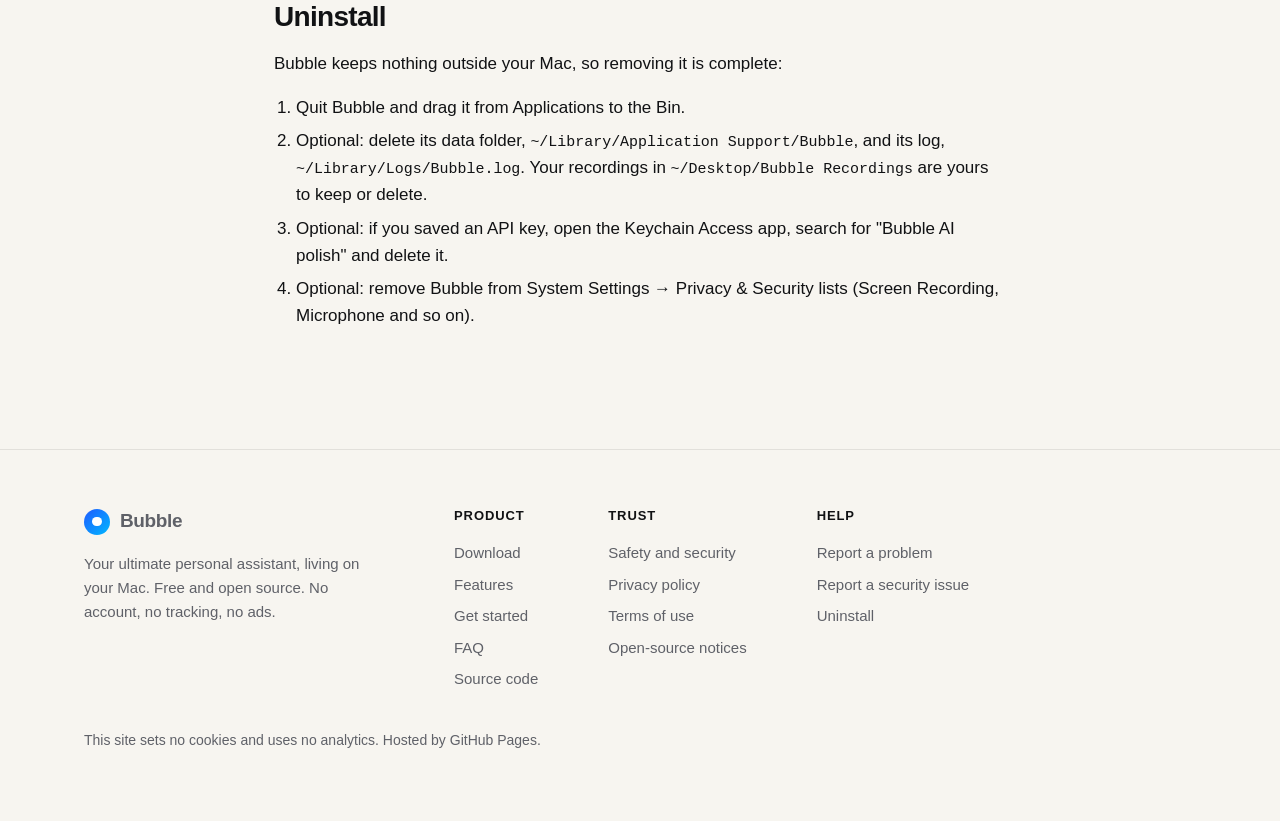
<file: docs/get-started.html>
<!doctype html>
<html lang="en">
<head>
<meta charset="utf-8">
<meta name="viewport" content="width=device-width, initial-scale=1">
<title>Get started · Bubble</title>
<meta name="description" content="Install Bubble, set up permissions, connect your AI and learn the shortcuts.">
<meta name="referrer" content="no-referrer">
<meta name="theme-color" content="#f7f5f0">
<link rel="canonical" href="https://harryngu.github.io/bubble/get-started.html">
<meta property="og:type" content="website">
<meta property="og:site_name" content="Bubble">
<meta property="og:title" content="Get started · Bubble">
<meta property="og:description" content="Install Bubble, set up permissions, connect your AI and learn the shortcuts.">
<meta property="og:url" content="https://harryngu.github.io/bubble/get-started.html">
<meta property="og:image" content="https://harryngu.github.io/bubble/assets/og.png?v=2">
<meta property="og:image:width" content="1200">
<meta property="og:image:height" content="630">
<meta property="og:image:alt" content="Bubble, your ultimate personal assistant living on your Mac, answering a question in a floating chat">
<meta name="twitter:card" content="summary_large_image">
<meta name="twitter:title" content="Get started · Bubble">
<meta name="twitter:description" content="Install Bubble, set up permissions, connect your AI and learn the shortcuts.">
<meta name="twitter:image" content="https://harryngu.github.io/bubble/assets/og.png?v=2">
<meta http-equiv="Content-Security-Policy" content="default-src 'self'; img-src 'self' data:; media-src 'self'; style-src 'self' 'unsafe-inline'; script-src 'self'; connect-src 'self'; base-uri 'self'; form-action 'none'">
<link rel="icon" href="assets/favicon.png">
<link rel="stylesheet" href="assets/style.css?v=6">
</head>
<body>
<div class="nav-shell">
<nav class="bar" aria-label="Main">
<a class="brand" href="index.html"><span class="logo"></span>Bubble</a>
<div class="links"><span class="glide"></span><a href="index.html#features">Features</a><a href="get-started.html" aria-current="page">Get started</a><a href="security.html">Safety</a><a href="faq.html">FAQ</a></div>
<a href="index.html#download" class="btn primary small nav-cta">Download</a>
<button class="menu-btn" aria-label="Menu" aria-expanded="false"><span></span><span></span></button>
</nav>
</div>
<div class="drawer"><a href="index.html#features">Features</a><a href="get-started.html" aria-current="page">Get started</a><a href="security.html">Safety</a><a href="faq.html">FAQ</a><a href="index.html#download" class="btn primary">Download for Mac</a></div>
<main>
<section class="page-head"><div class="wrap narrow"><span class="kicker rise">Get started</span><h1 class="rise" style="--d:.05s">Set up Bubble in two minutes</h1><p class="rise" style="--d:.1s">Install it, say hello, and Bubble walks you through the rest. Everything after installing is optional.</p></div></section>
<div class="wrap narrow doc">

<h2 id="install">1. Install</h2>
<ol class="steps">
<li><strong>Download Bubble</strong><p>From the <a href="index.html#download">download button</a>. Your browser saves a file called <code>Bubble-<span data-release="version">1.1.0</span>.dmg</code>.</p></li>
<li><strong>Drag Bubble into Applications</strong><p>Open the downloaded file and drag the Bubble icon onto the Applications folder.</p></li>
<li><strong>Open it</strong><p>Open Bubble from Applications.</p>
<div data-notarized="true" hidden><p>Bubble is signed and notarised by Apple, so it opens like any other app.</p></div>
<div data-notarized="false"><p>The first time, macOS asks you to confirm: open System Settings → Privacy &amp; Security and click <strong>Open Anyway</strong> next to Bubble. You only do this once.</p></div>
</li>
</ol>
<details class="note" style="margin-top:16px"><summary style="cursor:pointer;font-weight:600;color:var(--ink)">Want to check your download is genuine?</summary>
<p>Open Terminal and run <code>shasum -a 256 ~/Downloads/Bubble-*.dmg</code>. It should match this fingerprint exactly:</p>
<div class="checksum" id="sha" data-release="sha256">Loading…</div>
<p style="margin-top:8px"><button class="btn ghost small" data-copy="#sha">Copy fingerprint</button></p></details>

<h2 id="welcome">2. The welcome tour</h2>
<p>The first time Bubble opens, it introduces itself in a short chat. It asks what to call you (optional, and kept on your Mac), lets you pick what you'd like help with, then asks for each permission one at a time, saying why before macOS shows its own prompt. Skip any you like; Bubble asks again only when you use that feature.</p>
<table>
<tr><th>Permission</th><th>Why Bubble asks</th><th>Needed for</th></tr>
<tr><td>Screen Recording</td><td>To record your screen, to take a screenshot when you ask Bubble about it, and to hear your Mac's sound when you turn on Listen.</td><td>Record, Ask, Listen</td></tr>
<tr><td>Camera</td><td>For the round camera bubble in recordings. Never used otherwise.</td><td>Record (optional)</td></tr>
<tr><td>Microphone</td><td>Your voice in recordings, dictation and when you talk to Bubble.</td><td>Record, Dictate, Talk</td></tr>
<tr><td>Speech Recognition</td><td>Turning speech into text on your Mac.</td><td>Dictate, Ask Bubble, captions</td></tr>
<tr><td>Accessibility</td><td>To notice the ⌥⌥ double-tap in other apps and type text where your cursor is.</td><td>Dictate, Ask Bubble messages</td></tr>
<tr><td>Automation</td><td>Asked only if you have Ask Bubble use an app such as Mail or Messages for you.</td><td>Ask Bubble actions</td></tr>
</table>
<p class="note">After allowing Screen Recording, macOS may ask you to quit and reopen Bubble. Your choices are saved. You can review or remove any permission later in System Settings → Privacy &amp; Security.</p>

<h2 id="connect">3. Connect your AI (optional)</h2>
<p>Ask Bubble needs an AI to answer. The tour asks which you'd like, or you can skip it:</p>
<ul>
<li><strong>Claude Code on your Mac (recommended).</strong> If you already use <a href="https://claude.com/claude-code">Claude Code</a>, Ask Bubble uses it with your own Claude plan. It brings your memory notes and your connected apps (like Gmail and Calendar). Sign in once by opening Terminal, running <code>claude</code> and typing <code>/login</code>.</li>
<li><strong>An Anthropic API key.</strong> Create one at console.anthropic.com and paste it into Bubble. It's stored in your Mac's Keychain and billed to your Anthropic account.</li>
<li><strong>Not now.</strong> Recording and dictation work without any AI.</li>
</ul>
<p>Other assistants such as ChatGPT or Gemini can't be connected yet.</p>
<p>Before Ask Bubble can see or hear anything, it shows you its ground rules and asks you to agree. You can read them on the <a href="security.html#rules">safety page</a>.</p>

<h2 id="whisper">4. Sharper voice and captions (optional)</h2>
<p>Whisper is a free speech model that runs on your Mac and is much more accurate than the built-in one. To use it, install <a href="https://brew.sh">Homebrew</a>, run <code>brew install whisper-cpp</code> in Terminal, then download the model from Bubble's welcome tour or reel editor (574 MB, once). Nothing is uploaded.</p>

<h2 id="shortcuts">5. Shortcuts</h2>
<table>
<tr><th>Keys</th><th>What it does</th></tr>
<tr><td><kbd>⌥</kbd><kbd>⇧</kbd><kbd>R</kbd></td><td>Start a recording (pick what to record), or finish one</td></tr>
<tr><td><kbd>⌥</kbd><kbd>⇧</kbd><kbd>A</kbd></td><td>Draw an area, then record it</td></tr>
<tr><td><kbd>⌥</kbd> <kbd>⌥</kbd></td><td>Double-tap to dictate; it finishes when you pause (or tap ⌥ once)</td></tr>
<tr><td><kbd>⌥</kbd><kbd>\</kbd></td><td>Show or hide Ask Bubble</td></tr>
<tr><td><kbd>⌥</kbd><kbd>⇧</kbd><kbd>\</kbd></td><td>Talk to Ask Bubble</td></tr>
<tr><td><kbd>Esc</kbd></td><td>Cancel picking, the countdown, dictation, or hide Ask Bubble</td></tr>
</table>
<p>Click any shortcut inside Bubble to change it.</p>

<h2 id="uninstall">Uninstall</h2>
<p>Bubble keeps nothing outside your Mac, so removing it is complete:</p>
<ol>
<li>Quit Bubble and drag it from Applications to the Bin.</li>
<li>Optional: delete its data folder, <code>~/Library/Application Support/Bubble</code>, and its log, <code>~/Library/Logs/Bubble.log</code>. Your recordings in <code>~/Desktop/Bubble Recordings</code> are yours to keep or delete.</li>
<li>Optional: if you saved an API key, open the Keychain Access app, search for "Bubble AI polish" and delete it.</li>
<li>Optional: remove Bubble from System Settings → Privacy &amp; Security lists (Screen Recording, Microphone and so on).</li>
</ol>
</div>

</main>
<footer class="site"><div class="wrap"><div class="cols">
<div><a class="brand" href="index.html"><span class="logo"></span>Bubble</a><p style="max-width:300px">Your ultimate personal assistant, living on your Mac. Free and open source. No account, no tracking, no ads.</p></div>
<div><h4>Product</h4><ul><li><a href="index.html#download">Download</a></li><li><a href="index.html#features">Features</a></li><li><a href="get-started.html">Get started</a></li><li><a href="faq.html">FAQ</a></li><li><a href="https://github.com/HarryNGU/bubble">Source code</a></li></ul></div>
<div><h4>Trust</h4><ul><li><a href="security.html">Safety and security</a></li><li><a href="privacy.html">Privacy policy</a></li><li><a href="terms.html">Terms of use</a></li><li><a href="notices.html">Open-source notices</a></li></ul></div>
<div><h4>Help</h4><ul><li><a href="https://github.com/HarryNGU/bubble/issues">Report a problem</a></li><li><a href="https://github.com/HarryNGU/bubble/security/advisories/new">Report a security issue</a></li><li><a href="get-started.html#uninstall">Uninstall</a></li></ul></div>
</div><p style="margin-top:34px;font-size:14px">This site sets no cookies and uses no analytics. Hosted by GitHub Pages.</p></div></footer>
<script src="assets/site.js?v=6"></script>
</body>
</html>
</file>
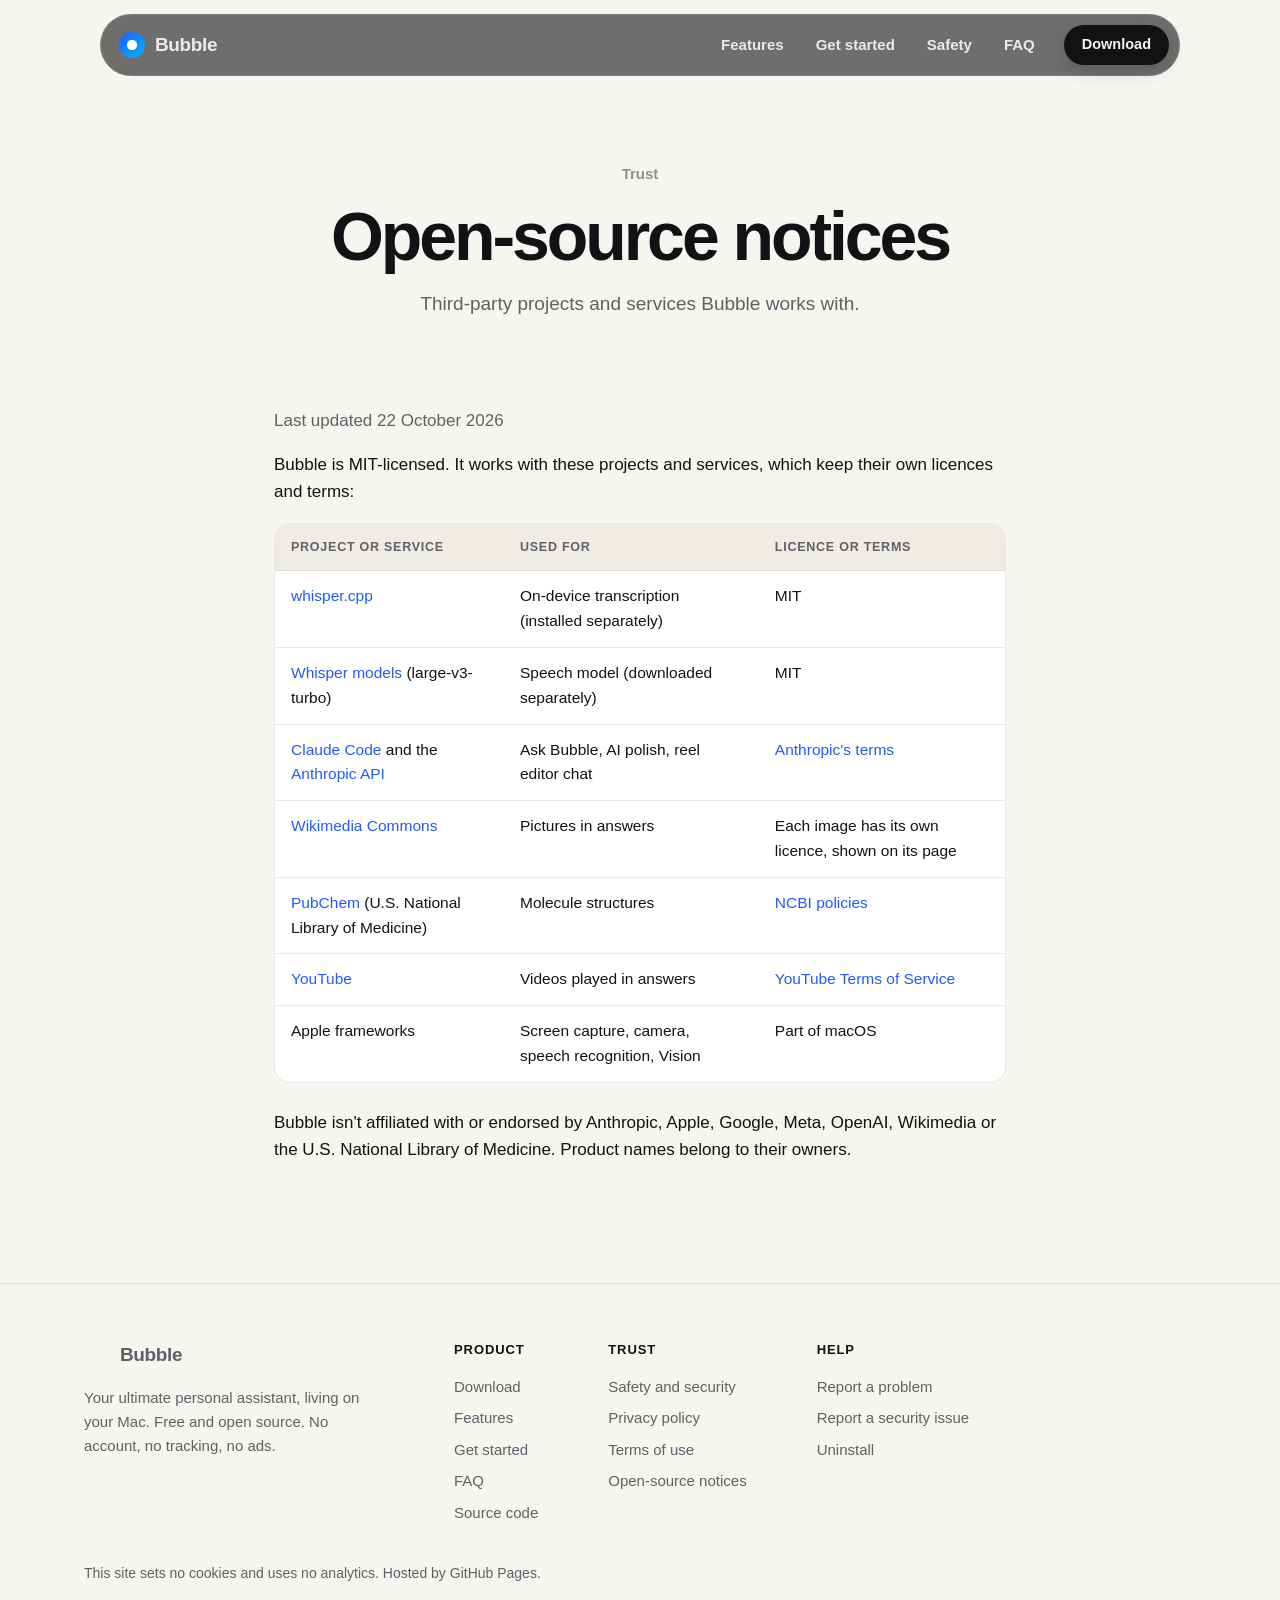
<file: docs/notices.html>
<!doctype html>
<html lang="en">
<head>
<meta charset="utf-8">
<meta name="viewport" content="width=device-width, initial-scale=1">
<title>Open-source notices · Bubble</title>
<meta name="description" content="Third-party projects and services Bubble works with.">
<meta name="referrer" content="no-referrer">
<meta name="theme-color" content="#f7f5f0">
<link rel="canonical" href="https://harryngu.github.io/bubble/notices.html">
<meta property="og:type" content="website">
<meta property="og:site_name" content="Bubble">
<meta property="og:title" content="Open-source notices · Bubble">
<meta property="og:description" content="Third-party projects and services Bubble works with.">
<meta property="og:url" content="https://harryngu.github.io/bubble/notices.html">
<meta property="og:image" content="https://harryngu.github.io/bubble/assets/og.png?v=2">
<meta property="og:image:width" content="1200">
<meta property="og:image:height" content="630">
<meta property="og:image:alt" content="Bubble, your ultimate personal assistant living on your Mac, answering a question in a floating chat">
<meta name="twitter:card" content="summary_large_image">
<meta name="twitter:title" content="Open-source notices · Bubble">
<meta name="twitter:description" content="Third-party projects and services Bubble works with.">
<meta name="twitter:image" content="https://harryngu.github.io/bubble/assets/og.png?v=2">
<meta http-equiv="Content-Security-Policy" content="default-src 'self'; img-src 'self' data:; media-src 'self'; style-src 'self' 'unsafe-inline'; script-src 'self'; connect-src 'self'; base-uri 'self'; form-action 'none'">
<link rel="icon" href="assets/favicon.png">
<link rel="stylesheet" href="assets/style.css?v=6">
</head>
<body>
<div class="nav-shell">
<nav class="bar" aria-label="Main">
<a class="brand" href="index.html"><span class="logo"></span>Bubble</a>
<div class="links"><span class="glide"></span><a href="index.html#features">Features</a><a href="get-started.html">Get started</a><a href="security.html">Safety</a><a href="faq.html">FAQ</a></div>
<a href="index.html#download" class="btn primary small nav-cta">Download</a>
<button class="menu-btn" aria-label="Menu" aria-expanded="false"><span></span><span></span></button>
</nav>
</div>
<div class="drawer"><a href="index.html#features">Features</a><a href="get-started.html">Get started</a><a href="security.html">Safety</a><a href="faq.html">FAQ</a><a href="index.html#download" class="btn primary">Download for Mac</a></div>
<main>
<section class="page-head"><div class="wrap narrow"><span class="kicker rise">Trust</span><h1 class="rise" style="--d:.05s">Open-source notices</h1><p class="rise" style="--d:.1s">Third-party projects and services Bubble works with.</p></div></section><div class="wrap narrow doc"><p class="updated">Last updated 22 October 2026</p>
<p>Bubble is MIT-licensed. It works with these projects and services, which keep their own licences and terms:</p>
<table>
<tr><th>Project or service</th><th>Used for</th><th>Licence or terms</th></tr>
<tr><td><a href="https://github.com/ggml-org/whisper.cpp">whisper.cpp</a></td><td>On-device transcription (installed separately)</td><td>MIT</td></tr>
<tr><td><a href="https://github.com/openai/whisper">Whisper models</a> (large-v3-turbo)</td><td>Speech model (downloaded separately)</td><td>MIT</td></tr>
<tr><td><a href="https://claude.com/claude-code">Claude Code</a> and the <a href="https://www.anthropic.com/api">Anthropic API</a></td><td>Ask Bubble, AI polish, reel editor chat</td><td><a href="https://www.anthropic.com/legal">Anthropic's terms</a></td></tr>
<tr><td><a href="https://commons.wikimedia.org">Wikimedia Commons</a></td><td>Pictures in answers</td><td>Each image has its own licence, shown on its page</td></tr>
<tr><td><a href="https://pubchem.ncbi.nlm.nih.gov">PubChem</a> (U.S. National Library of Medicine)</td><td>Molecule structures</td><td><a href="https://www.ncbi.nlm.nih.gov/home/about/policies/">NCBI policies</a></td></tr>
<tr><td><a href="https://www.youtube.com">YouTube</a></td><td>Videos played in answers</td><td><a href="https://www.youtube.com/t/terms">YouTube Terms of Service</a></td></tr>
<tr><td>Apple frameworks</td><td>Screen capture, camera, speech recognition, Vision</td><td>Part of macOS</td></tr>
</table>
<p>Bubble isn't affiliated with or endorsed by Anthropic, Apple, Google, Meta, OpenAI, Wikimedia or the U.S. National Library of Medicine. Product names belong to their owners.</p>
</div>
</main>
<footer class="site"><div class="wrap"><div class="cols">
<div><a class="brand" href="index.html"><span class="logo"></span>Bubble</a><p style="max-width:300px">Your ultimate personal assistant, living on your Mac. Free and open source. No account, no tracking, no ads.</p></div>
<div><h4>Product</h4><ul><li><a href="index.html#download">Download</a></li><li><a href="index.html#features">Features</a></li><li><a href="get-started.html">Get started</a></li><li><a href="faq.html">FAQ</a></li><li><a href="https://github.com/HarryNGU/bubble">Source code</a></li></ul></div>
<div><h4>Trust</h4><ul><li><a href="security.html">Safety and security</a></li><li><a href="privacy.html">Privacy policy</a></li><li><a href="terms.html">Terms of use</a></li><li><a href="notices.html">Open-source notices</a></li></ul></div>
<div><h4>Help</h4><ul><li><a href="https://github.com/HarryNGU/bubble/issues">Report a problem</a></li><li><a href="https://github.com/HarryNGU/bubble/security/advisories/new">Report a security issue</a></li><li><a href="get-started.html#uninstall">Uninstall</a></li></ul></div>
</div><p style="margin-top:34px;font-size:14px">This site sets no cookies and uses no analytics. Hosted by GitHub Pages.</p></div></footer>
<script src="assets/site.js?v=6"></script>
</body>
</html>
</file>
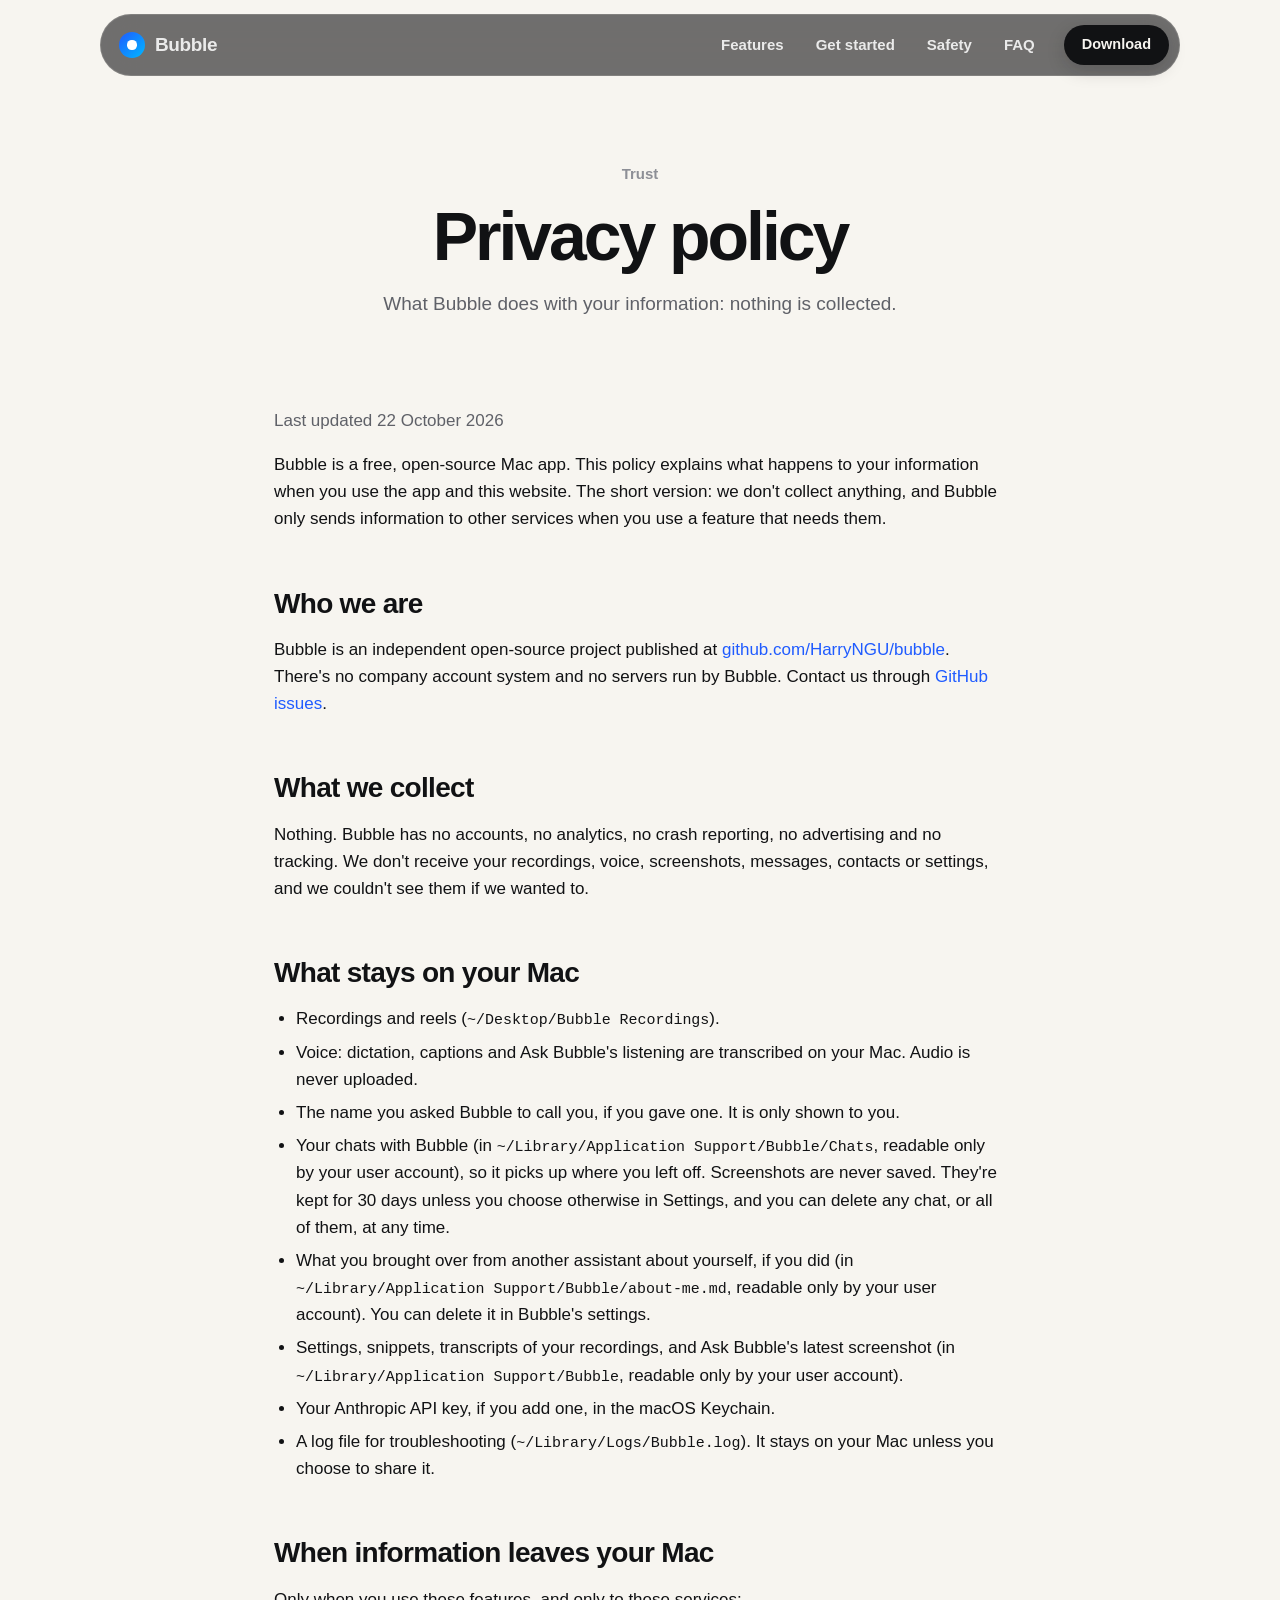
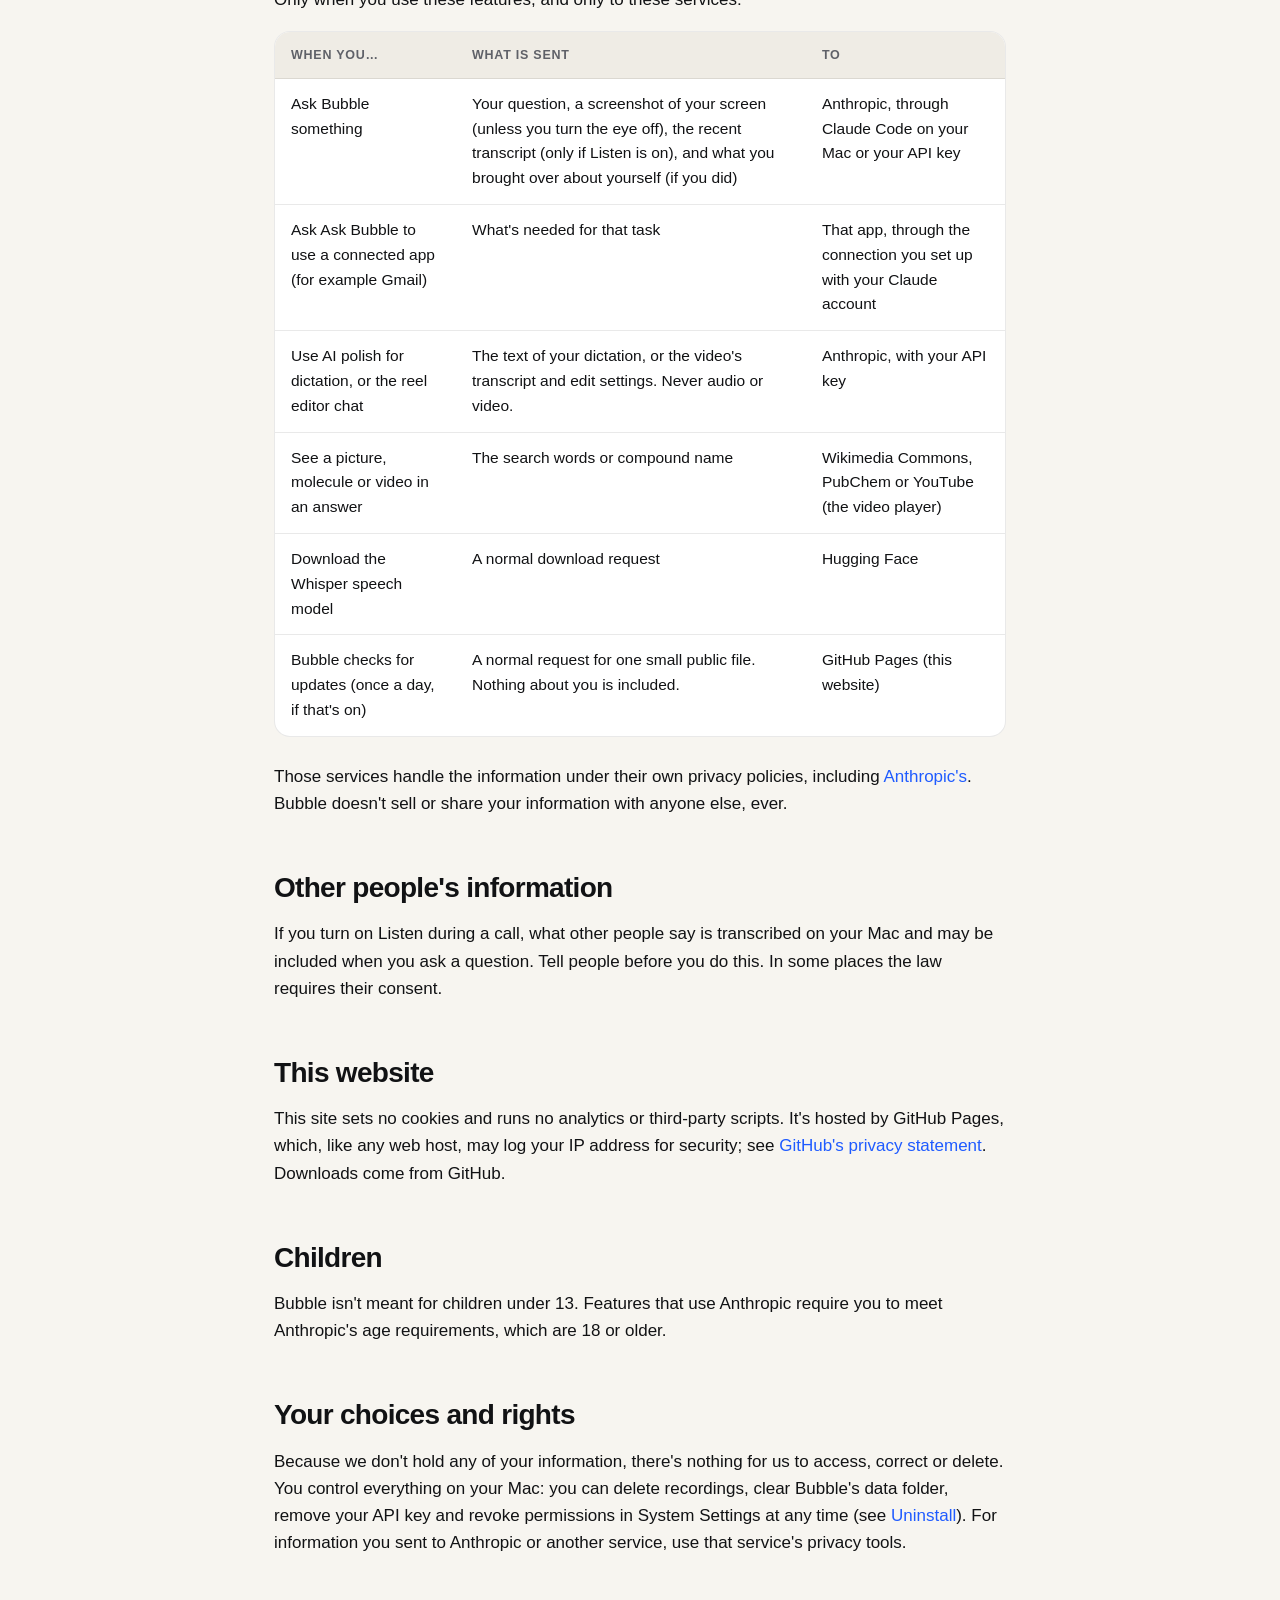
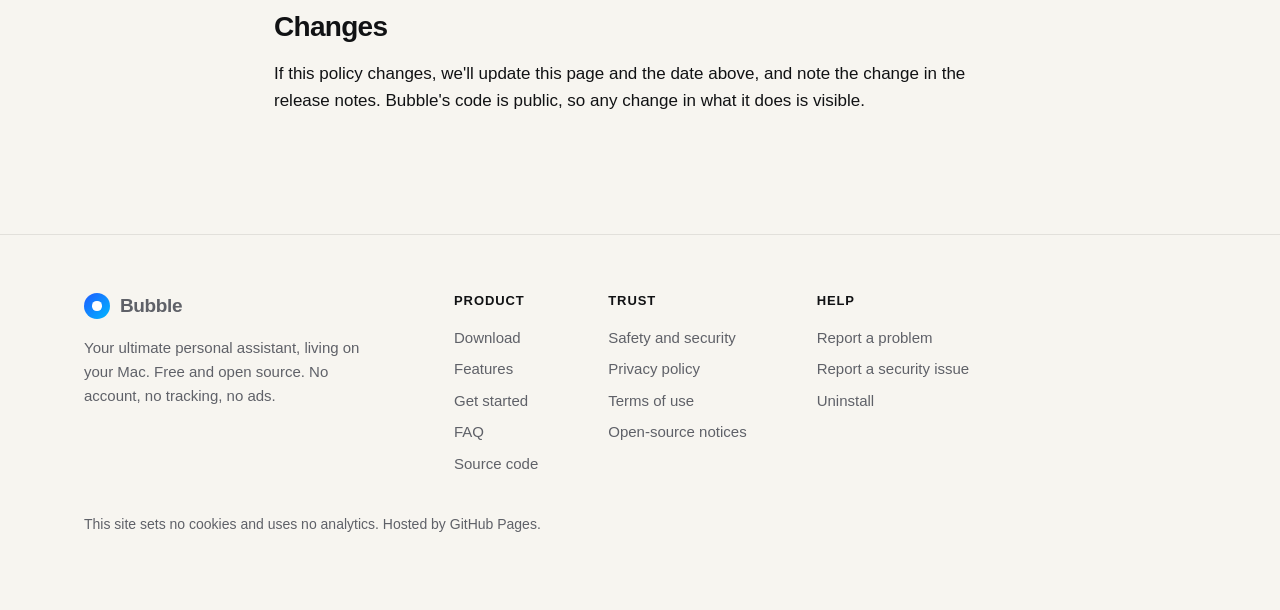
<file: docs/privacy.html>
<!doctype html>
<html lang="en">
<head>
<meta charset="utf-8">
<meta name="viewport" content="width=device-width, initial-scale=1">
<title>Privacy policy · Bubble</title>
<meta name="description" content="What Bubble does with your information: nothing is collected.">
<meta name="referrer" content="no-referrer">
<meta name="theme-color" content="#f7f5f0">
<link rel="canonical" href="https://harryngu.github.io/bubble/privacy.html">
<meta property="og:type" content="website">
<meta property="og:site_name" content="Bubble">
<meta property="og:title" content="Privacy policy · Bubble">
<meta property="og:description" content="What Bubble does with your information: nothing is collected.">
<meta property="og:url" content="https://harryngu.github.io/bubble/privacy.html">
<meta property="og:image" content="https://harryngu.github.io/bubble/assets/og.png?v=2">
<meta property="og:image:width" content="1200">
<meta property="og:image:height" content="630">
<meta property="og:image:alt" content="Bubble, your ultimate personal assistant living on your Mac, answering a question in a floating chat">
<meta name="twitter:card" content="summary_large_image">
<meta name="twitter:title" content="Privacy policy · Bubble">
<meta name="twitter:description" content="What Bubble does with your information: nothing is collected.">
<meta name="twitter:image" content="https://harryngu.github.io/bubble/assets/og.png?v=2">
<meta http-equiv="Content-Security-Policy" content="default-src 'self'; img-src 'self' data:; media-src 'self'; style-src 'self' 'unsafe-inline'; script-src 'self'; connect-src 'self'; base-uri 'self'; form-action 'none'">
<link rel="icon" href="assets/favicon.png">
<link rel="stylesheet" href="assets/style.css?v=6">
</head>
<body>
<div class="nav-shell">
<nav class="bar" aria-label="Main">
<a class="brand" href="index.html"><span class="logo"></span>Bubble</a>
<div class="links"><span class="glide"></span><a href="index.html#features">Features</a><a href="get-started.html">Get started</a><a href="security.html">Safety</a><a href="faq.html">FAQ</a></div>
<a href="index.html#download" class="btn primary small nav-cta">Download</a>
<button class="menu-btn" aria-label="Menu" aria-expanded="false"><span></span><span></span></button>
</nav>
</div>
<div class="drawer"><a href="index.html#features">Features</a><a href="get-started.html">Get started</a><a href="security.html">Safety</a><a href="faq.html">FAQ</a><a href="index.html#download" class="btn primary">Download for Mac</a></div>
<main>
<section class="page-head"><div class="wrap narrow"><span class="kicker rise">Trust</span><h1 class="rise" style="--d:.05s">Privacy policy</h1><p class="rise" style="--d:.1s">What Bubble does with your information: nothing is collected.</p></div></section><div class="wrap narrow doc"><p class="updated">Last updated 22 October 2026</p>
<p>Bubble is a free, open-source Mac app. This policy explains what happens to your information when you use the app and this website. The short version: we don't collect anything, and Bubble only sends information to other services when you use a feature that needs them.</p>

<h2>Who we are</h2>
<p>Bubble is an independent open-source project published at <a href="https://github.com/HarryNGU/bubble">github.com/HarryNGU/bubble</a>. There's no company account system and no servers run by Bubble. Contact us through <a href="https://github.com/HarryNGU/bubble/issues">GitHub issues</a>.</p>

<h2>What we collect</h2>
<p>Nothing. Bubble has no accounts, no analytics, no crash reporting, no advertising and no tracking. We don't receive your recordings, voice, screenshots, messages, contacts or settings, and we couldn't see them if we wanted to.</p>

<h2>What stays on your Mac</h2>
<ul>
<li>Recordings and reels (<code>~/Desktop/Bubble Recordings</code>).</li>
<li>Voice: dictation, captions and Ask Bubble's listening are transcribed on your Mac. Audio is never uploaded.</li>
<li>The name you asked Bubble to call you, if you gave one. It is only shown to you.</li>
<li>Your chats with Bubble (in <code>~/Library/Application Support/Bubble/Chats</code>, readable only by your user account), so it picks up where you left off. Screenshots are never saved. They're kept for 30 days unless you choose otherwise in Settings, and you can delete any chat, or all of them, at any time.</li>
<li>What you brought over from another assistant about yourself, if you did (in <code>~/Library/Application Support/Bubble/about-me.md</code>, readable only by your user account). You can delete it in Bubble's settings.</li>
<li>Settings, snippets, transcripts of your recordings, and Ask Bubble's latest screenshot (in <code>~/Library/Application Support/Bubble</code>, readable only by your user account).</li>
<li>Your Anthropic API key, if you add one, in the macOS Keychain.</li>
<li>A log file for troubleshooting (<code>~/Library/Logs/Bubble.log</code>). It stays on your Mac unless you choose to share it.</li>
</ul>

<h2>When information leaves your Mac</h2>
<p>Only when you use these features, and only to these services:</p>
<table>
<tr><th>When you…</th><th>What is sent</th><th>To</th></tr>
<tr><td>Ask Bubble something</td><td>Your question, a screenshot of your screen (unless you turn the eye off), the recent transcript (only if Listen is on), and what you brought over about yourself (if you did)</td><td>Anthropic, through Claude Code on your Mac or your API key</td></tr>
<tr><td>Ask Ask Bubble to use a connected app (for example Gmail)</td><td>What's needed for that task</td><td>That app, through the connection you set up with your Claude account</td></tr>
<tr><td>Use AI polish for dictation, or the reel editor chat</td><td>The text of your dictation, or the video's transcript and edit settings. Never audio or video.</td><td>Anthropic, with your API key</td></tr>
<tr><td>See a picture, molecule or video in an answer</td><td>The search words or compound name</td><td>Wikimedia Commons, PubChem or YouTube (the video player)</td></tr>
<tr><td>Download the Whisper speech model</td><td>A normal download request</td><td>Hugging Face</td></tr>
<tr><td>Bubble checks for updates (once a day, if that's on)</td><td>A normal request for one small public file. Nothing about you is included.</td><td>GitHub Pages (this website)</td></tr>
</table>
<p>Those services handle the information under their own privacy policies, including <a href="https://www.anthropic.com/legal/privacy">Anthropic's</a>. Bubble doesn't sell or share your information with anyone else, ever.</p>

<h2>Other people's information</h2>
<p>If you turn on Listen during a call, what other people say is transcribed on your Mac and may be included when you ask a question. Tell people before you do this. In some places the law requires their consent.</p>

<h2>This website</h2>
<p>This site sets no cookies and runs no analytics or third-party scripts. It's hosted by GitHub Pages, which, like any web host, may log your IP address for security; see <a href="https://docs.github.com/en/site-policy/privacy-policies/github-general-privacy-statement">GitHub's privacy statement</a>. Downloads come from GitHub.</p>

<h2>Children</h2>
<p>Bubble isn't meant for children under 13. Features that use Anthropic require you to meet Anthropic's age requirements, which are 18 or older.</p>

<h2>Your choices and rights</h2>
<p>Because we don't hold any of your information, there's nothing for us to access, correct or delete. You control everything on your Mac: you can delete recordings, clear Bubble's data folder, remove your API key and revoke permissions in System Settings at any time (see <a href="get-started.html#uninstall">Uninstall</a>). For information you sent to Anthropic or another service, use that service's privacy tools.</p>

<h2>Changes</h2>
<p>If this policy changes, we'll update this page and the date above, and note the change in the release notes. Bubble's code is public, so any change in what it does is visible.</p>
</div>
</main>
<footer class="site"><div class="wrap"><div class="cols">
<div><a class="brand" href="index.html"><span class="logo"></span>Bubble</a><p style="max-width:300px">Your ultimate personal assistant, living on your Mac. Free and open source. No account, no tracking, no ads.</p></div>
<div><h4>Product</h4><ul><li><a href="index.html#download">Download</a></li><li><a href="index.html#features">Features</a></li><li><a href="get-started.html">Get started</a></li><li><a href="faq.html">FAQ</a></li><li><a href="https://github.com/HarryNGU/bubble">Source code</a></li></ul></div>
<div><h4>Trust</h4><ul><li><a href="security.html">Safety and security</a></li><li><a href="privacy.html">Privacy policy</a></li><li><a href="terms.html">Terms of use</a></li><li><a href="notices.html">Open-source notices</a></li></ul></div>
<div><h4>Help</h4><ul><li><a href="https://github.com/HarryNGU/bubble/issues">Report a problem</a></li><li><a href="https://github.com/HarryNGU/bubble/security/advisories/new">Report a security issue</a></li><li><a href="get-started.html#uninstall">Uninstall</a></li></ul></div>
</div><p style="margin-top:34px;font-size:14px">This site sets no cookies and uses no analytics. Hosted by GitHub Pages.</p></div></footer>
<script src="assets/site.js?v=6"></script>
</body>
</html>
</file>
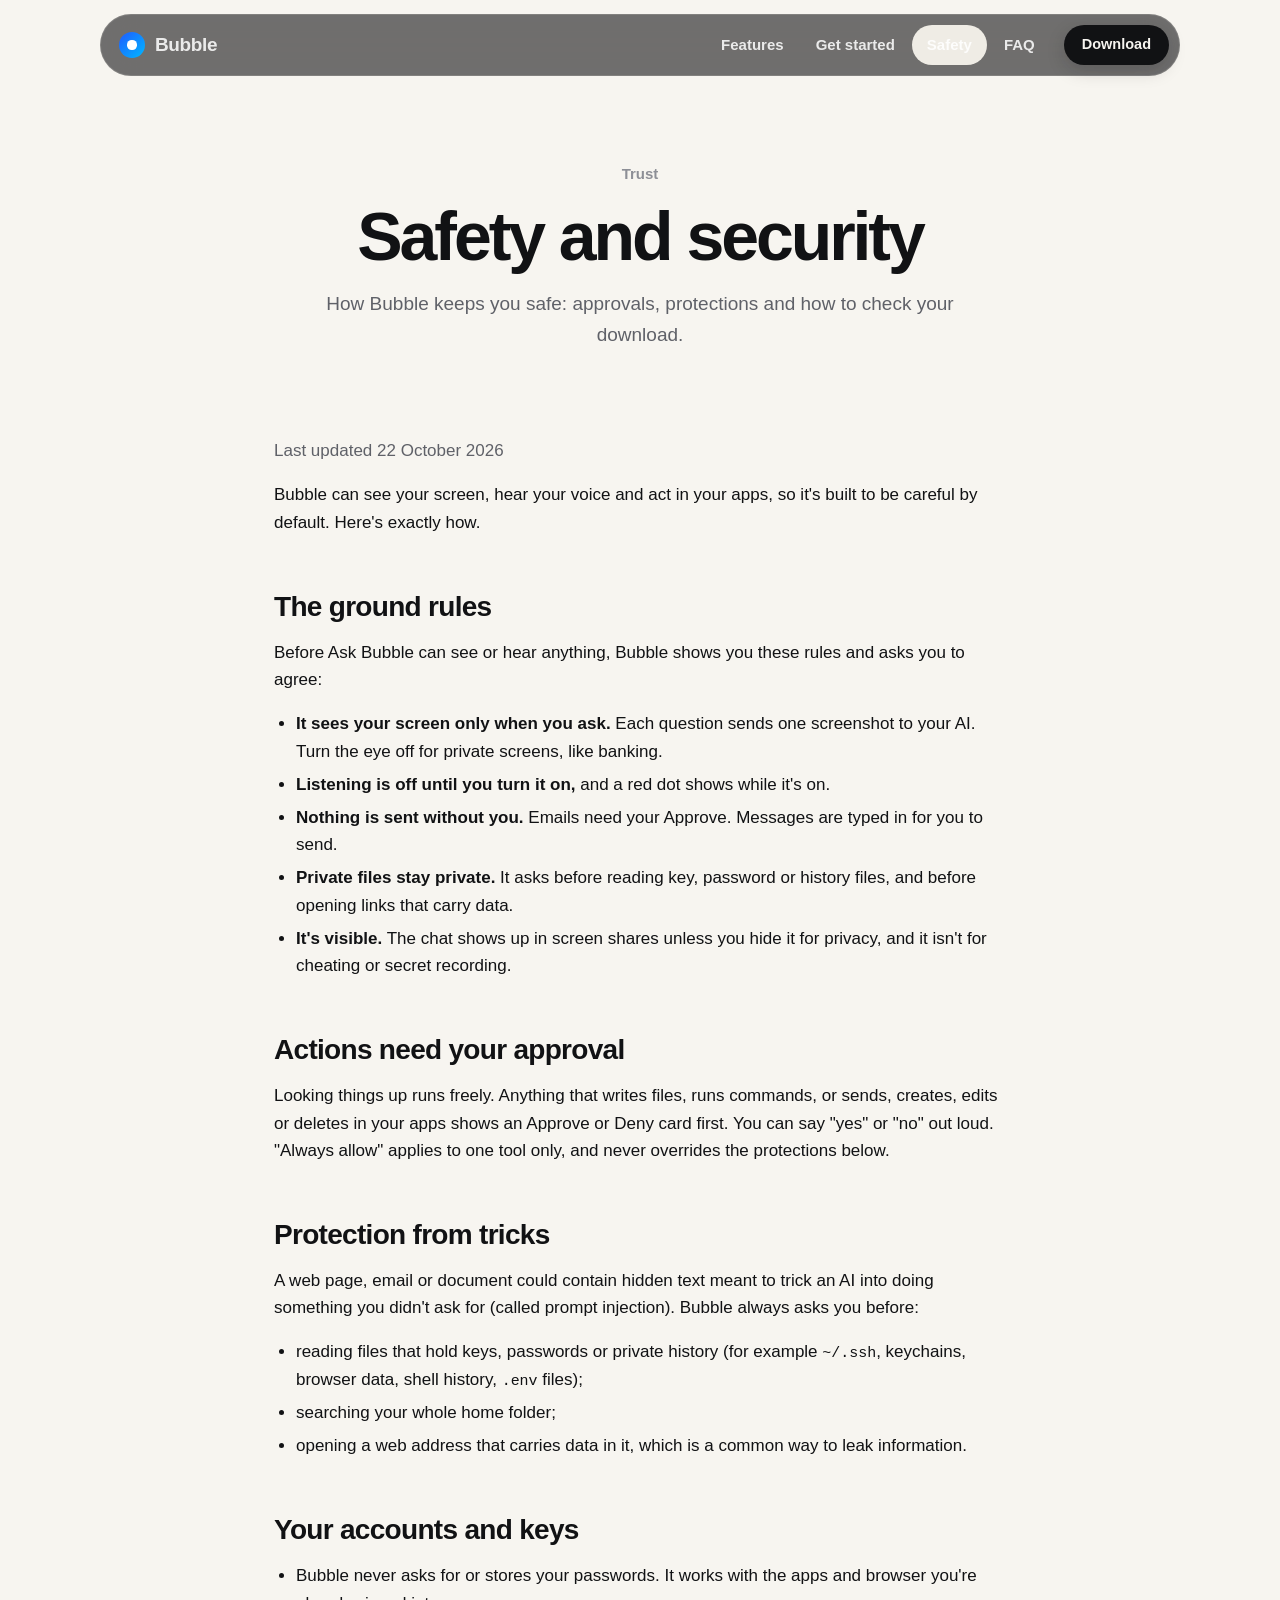
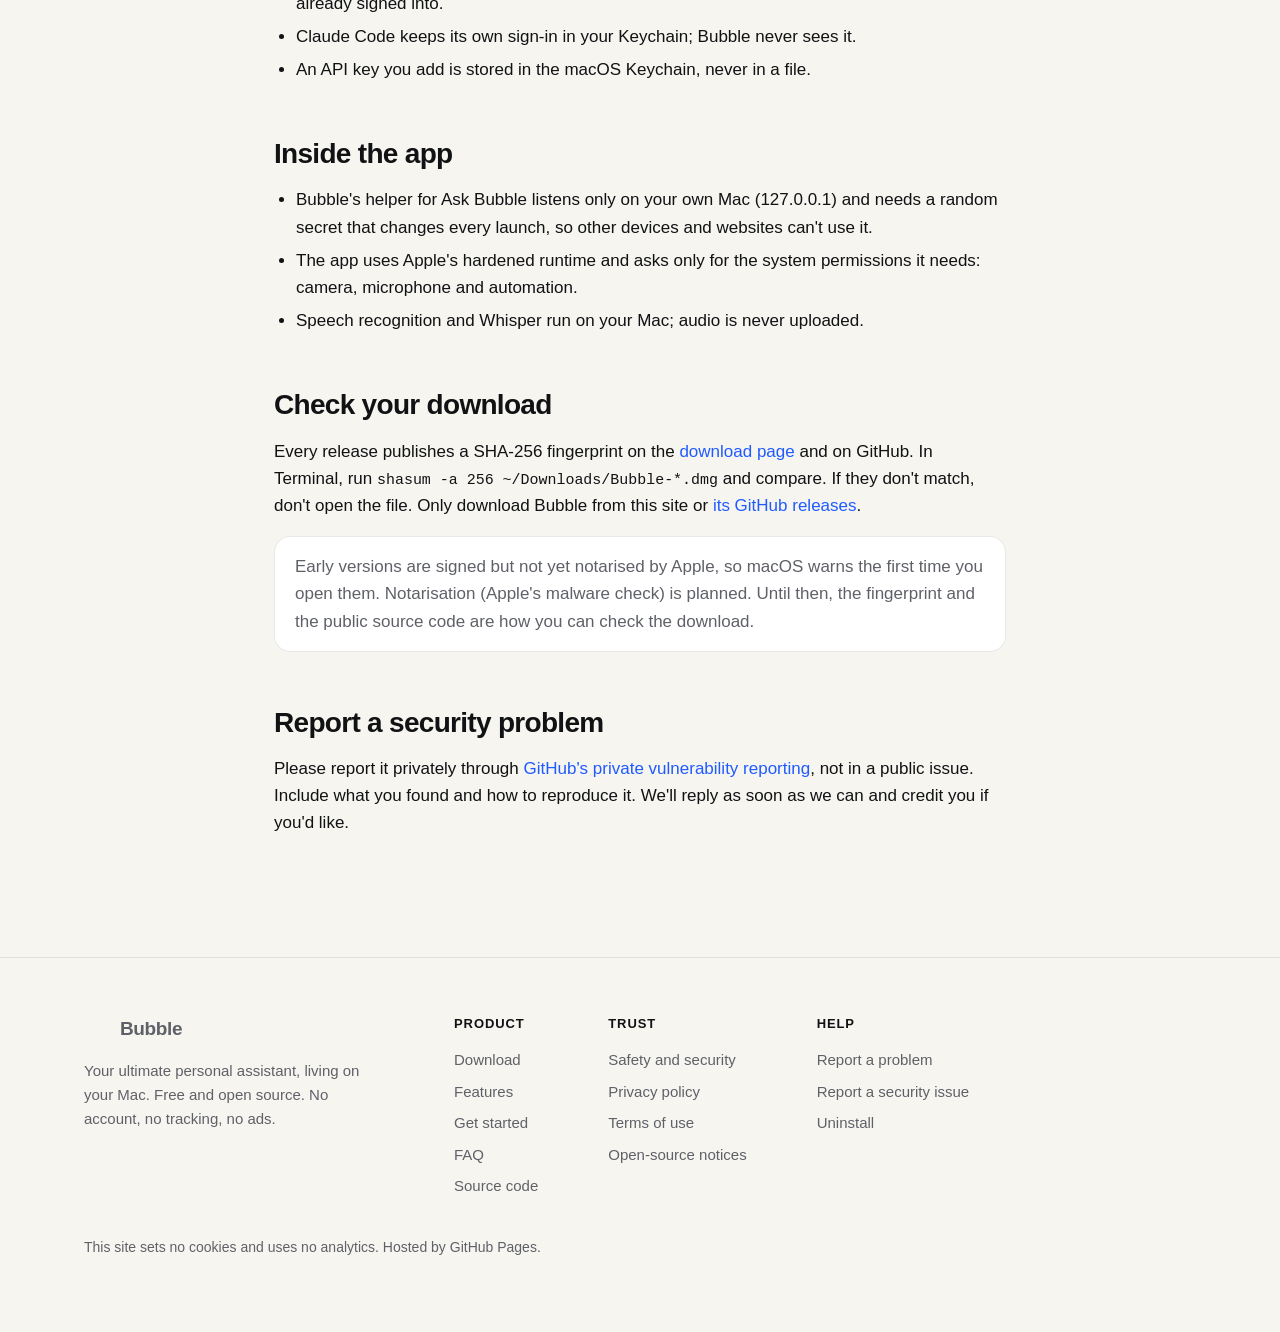
<file: docs/security.html>
<!doctype html>
<html lang="en">
<head>
<meta charset="utf-8">
<meta name="viewport" content="width=device-width, initial-scale=1">
<title>Safety and security · Bubble</title>
<meta name="description" content="How Bubble keeps you safe: approvals, protections and how to check your download.">
<meta name="referrer" content="no-referrer">
<meta name="theme-color" content="#f7f5f0">
<link rel="canonical" href="https://harryngu.github.io/bubble/security.html">
<meta property="og:type" content="website">
<meta property="og:site_name" content="Bubble">
<meta property="og:title" content="Safety and security · Bubble">
<meta property="og:description" content="How Bubble keeps you safe: approvals, protections and how to check your download.">
<meta property="og:url" content="https://harryngu.github.io/bubble/security.html">
<meta property="og:image" content="https://harryngu.github.io/bubble/assets/og.png?v=2">
<meta property="og:image:width" content="1200">
<meta property="og:image:height" content="630">
<meta property="og:image:alt" content="Bubble, your ultimate personal assistant living on your Mac, answering a question in a floating chat">
<meta name="twitter:card" content="summary_large_image">
<meta name="twitter:title" content="Safety and security · Bubble">
<meta name="twitter:description" content="How Bubble keeps you safe: approvals, protections and how to check your download.">
<meta name="twitter:image" content="https://harryngu.github.io/bubble/assets/og.png?v=2">
<meta http-equiv="Content-Security-Policy" content="default-src 'self'; img-src 'self' data:; media-src 'self'; style-src 'self' 'unsafe-inline'; script-src 'self'; connect-src 'self'; base-uri 'self'; form-action 'none'">
<link rel="icon" href="assets/favicon.png">
<link rel="stylesheet" href="assets/style.css?v=6">
</head>
<body>
<div class="nav-shell">
<nav class="bar" aria-label="Main">
<a class="brand" href="index.html"><span class="logo"></span>Bubble</a>
<div class="links"><span class="glide"></span><a href="index.html#features">Features</a><a href="get-started.html">Get started</a><a href="security.html" aria-current="page">Safety</a><a href="faq.html">FAQ</a></div>
<a href="index.html#download" class="btn primary small nav-cta">Download</a>
<button class="menu-btn" aria-label="Menu" aria-expanded="false"><span></span><span></span></button>
</nav>
</div>
<div class="drawer"><a href="index.html#features">Features</a><a href="get-started.html">Get started</a><a href="security.html" aria-current="page">Safety</a><a href="faq.html">FAQ</a><a href="index.html#download" class="btn primary">Download for Mac</a></div>
<main>
<section class="page-head"><div class="wrap narrow"><span class="kicker rise">Trust</span><h1 class="rise" style="--d:.05s">Safety and security</h1><p class="rise" style="--d:.1s">How Bubble keeps you safe: approvals, protections and how to check your download.</p></div></section><div class="wrap narrow doc"><p class="updated">Last updated 22 October 2026</p>
<p>Bubble can see your screen, hear your voice and act in your apps, so it's built to be careful by default. Here's exactly how.</p>

<h2 id="rules">The ground rules</h2>
<p>Before Ask Bubble can see or hear anything, Bubble shows you these rules and asks you to agree:</p>
<ul>
<li><strong>It sees your screen only when you ask.</strong> Each question sends one screenshot to your AI. Turn the eye off for private screens, like banking.</li>
<li><strong>Listening is off until you turn it on,</strong> and a red dot shows while it's on.</li>
<li><strong>Nothing is sent without you.</strong> Emails need your Approve. Messages are typed in for you to send.</li>
<li><strong>Private files stay private.</strong> It asks before reading key, password or history files, and before opening links that carry data.</li>
<li><strong>It's visible.</strong> The chat shows up in screen shares unless you hide it for privacy, and it isn't for cheating or secret recording.</li>
</ul>

<h2>Actions need your approval</h2>
<p>Looking things up runs freely. Anything that writes files, runs commands, or sends, creates, edits or deletes in your apps shows an Approve or Deny card first. You can say "yes" or "no" out loud. "Always allow" applies to one tool only, and never overrides the protections below.</p>

<h2>Protection from tricks</h2>
<p>A web page, email or document could contain hidden text meant to trick an AI into doing something you didn't ask for (called prompt injection). Bubble always asks you before:</p>
<ul>
<li>reading files that hold keys, passwords or private history (for example <code>~/.ssh</code>, keychains, browser data, shell history, <code>.env</code> files);</li>
<li>searching your whole home folder;</li>
<li>opening a web address that carries data in it, which is a common way to leak information.</li>
</ul>

<h2>Your accounts and keys</h2>
<ul>
<li>Bubble never asks for or stores your passwords. It works with the apps and browser you're already signed into.</li>
<li>Claude Code keeps its own sign-in in your Keychain; Bubble never sees it.</li>
<li>An API key you add is stored in the macOS Keychain, never in a file.</li>
</ul>

<h2>Inside the app</h2>
<ul>
<li>Bubble's helper for Ask Bubble listens only on your own Mac (127.0.0.1) and needs a random secret that changes every launch, so other devices and websites can't use it.</li>
<li>The app uses Apple's hardened runtime and asks only for the system permissions it needs: camera, microphone and automation.</li>
<li>Speech recognition and Whisper run on your Mac; audio is never uploaded.</li>
</ul>

<h2 id="verify">Check your download</h2>
<p>Every release publishes a SHA-256 fingerprint on the <a href="index.html#download">download page</a> and on GitHub. In Terminal, run <code>shasum -a 256 ~/Downloads/Bubble-*.dmg</code> and compare. If they don't match, don't open the file. Only download Bubble from this site or <a href="https://github.com/HarryNGU/bubble/releases">its GitHub releases</a>.</p>
<p class="note" data-notarized="false">Early versions are signed but not yet notarised by Apple, so macOS warns the first time you open them. Notarisation (Apple's malware check) is planned. Until then, the fingerprint and the public source code are how you can check the download.</p>

<h2 id="report">Report a security problem</h2>
<p>Please report it privately through <a href="https://github.com/HarryNGU/bubble/security/advisories/new">GitHub's private vulnerability reporting</a>, not in a public issue. Include what you found and how to reproduce it. We'll reply as soon as we can and credit you if you'd like.</p>
</div>
</main>
<footer class="site"><div class="wrap"><div class="cols">
<div><a class="brand" href="index.html"><span class="logo"></span>Bubble</a><p style="max-width:300px">Your ultimate personal assistant, living on your Mac. Free and open source. No account, no tracking, no ads.</p></div>
<div><h4>Product</h4><ul><li><a href="index.html#download">Download</a></li><li><a href="index.html#features">Features</a></li><li><a href="get-started.html">Get started</a></li><li><a href="faq.html">FAQ</a></li><li><a href="https://github.com/HarryNGU/bubble">Source code</a></li></ul></div>
<div><h4>Trust</h4><ul><li><a href="security.html">Safety and security</a></li><li><a href="privacy.html">Privacy policy</a></li><li><a href="terms.html">Terms of use</a></li><li><a href="notices.html">Open-source notices</a></li></ul></div>
<div><h4>Help</h4><ul><li><a href="https://github.com/HarryNGU/bubble/issues">Report a problem</a></li><li><a href="https://github.com/HarryNGU/bubble/security/advisories/new">Report a security issue</a></li><li><a href="get-started.html#uninstall">Uninstall</a></li></ul></div>
</div><p style="margin-top:34px;font-size:14px">This site sets no cookies and uses no analytics. Hosted by GitHub Pages.</p></div></footer>
<script src="assets/site.js?v=6"></script>
</body>
</html>
</file>
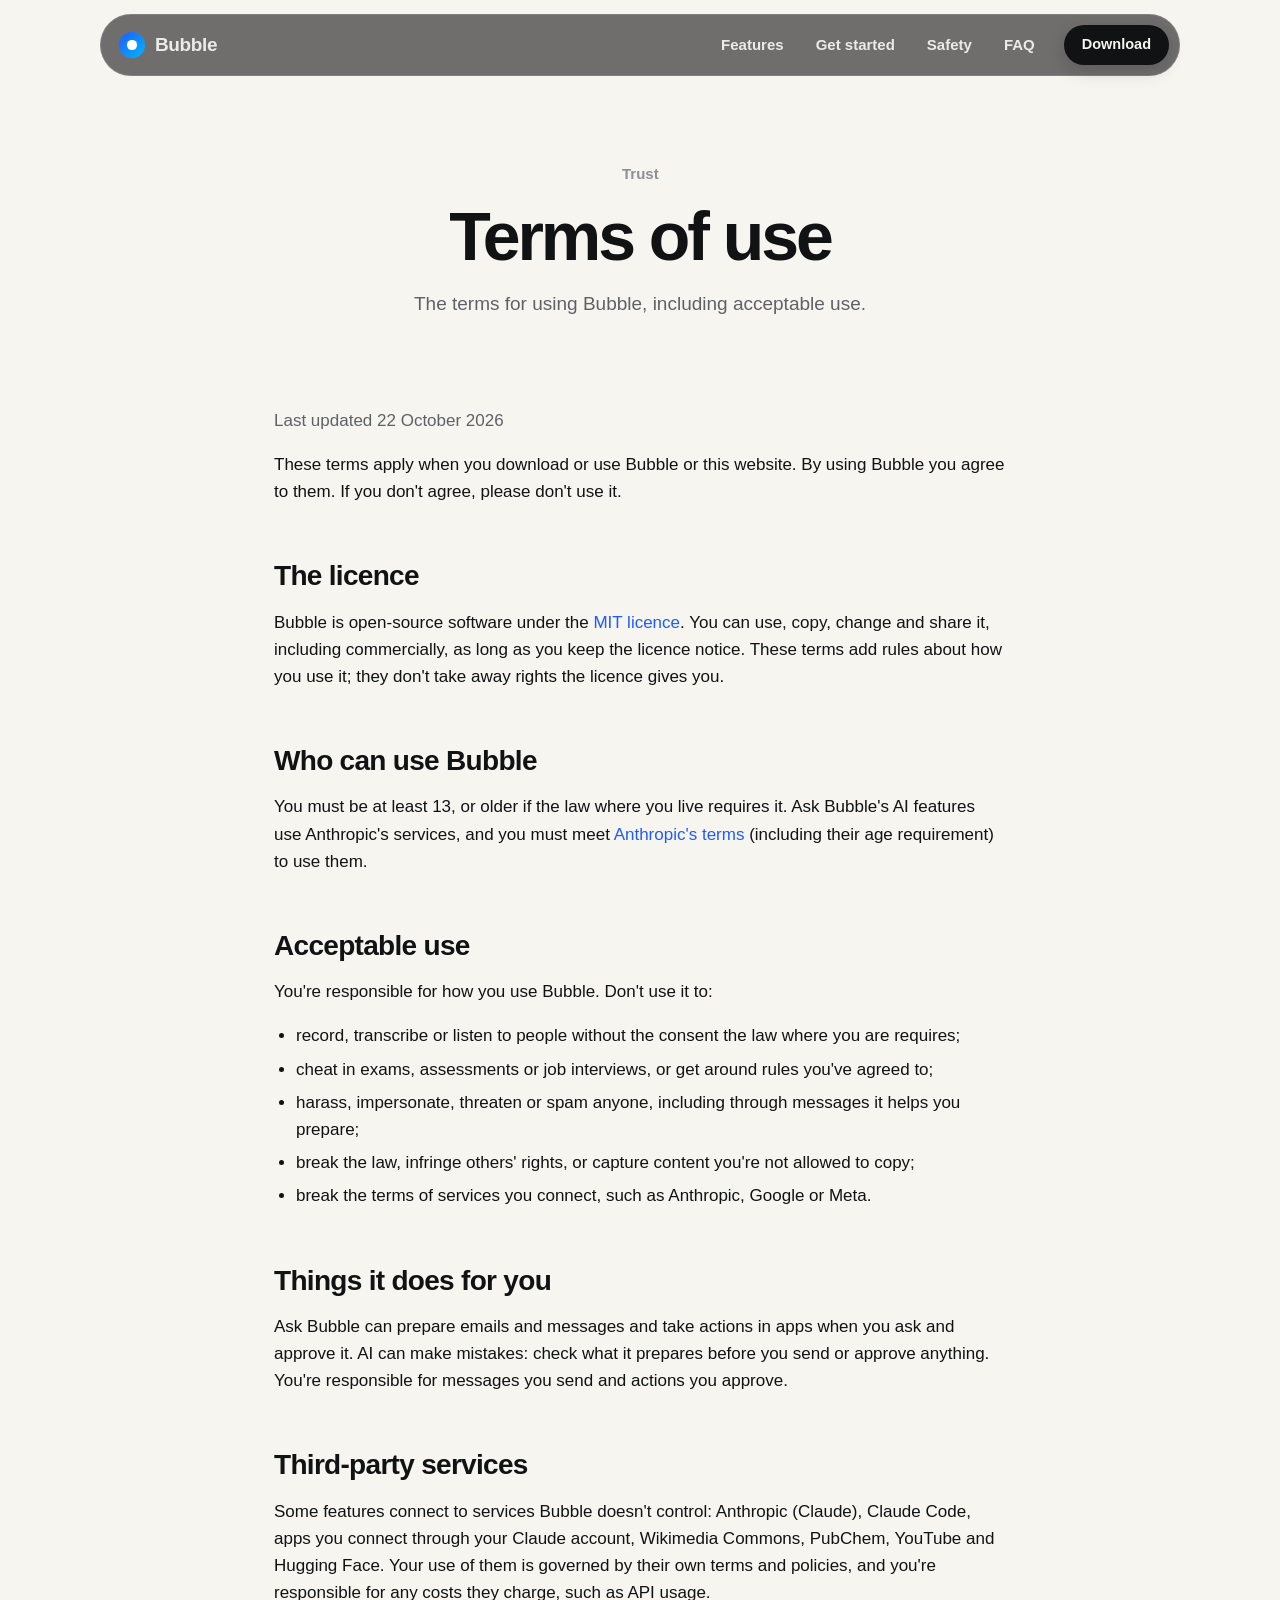
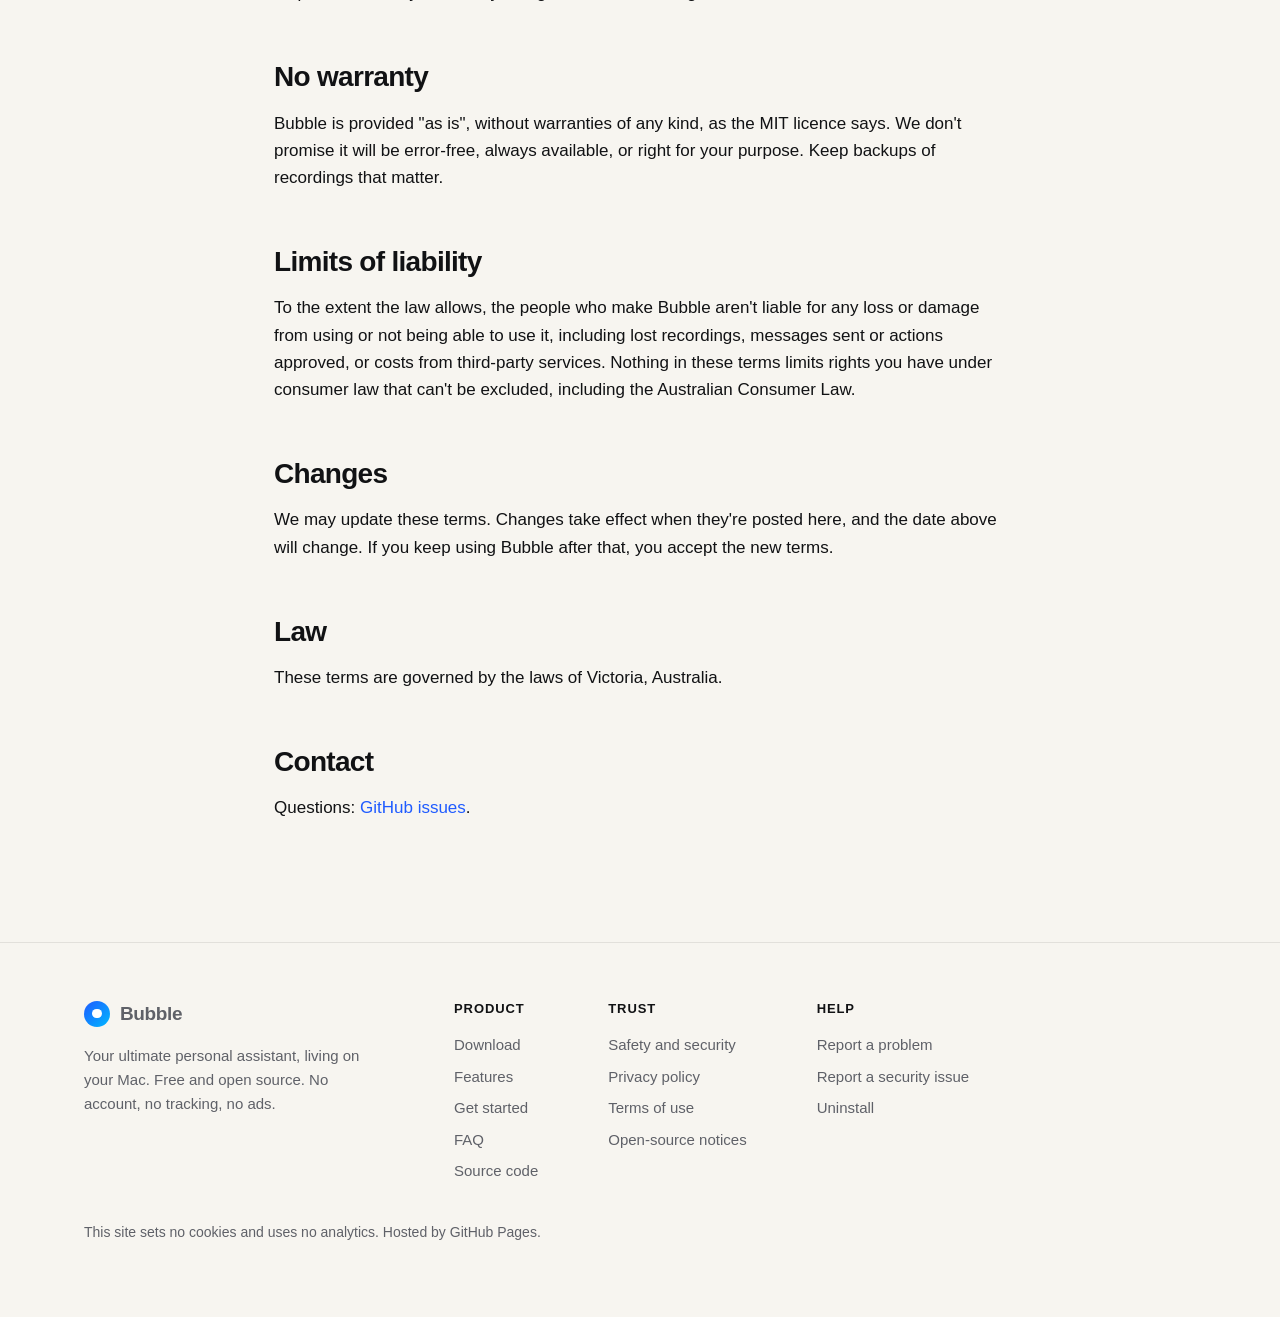
<file: docs/terms.html>
<!doctype html>
<html lang="en">
<head>
<meta charset="utf-8">
<meta name="viewport" content="width=device-width, initial-scale=1">
<title>Terms of use · Bubble</title>
<meta name="description" content="The terms for using Bubble, including acceptable use.">
<meta name="referrer" content="no-referrer">
<meta name="theme-color" content="#f7f5f0">
<link rel="canonical" href="https://harryngu.github.io/bubble/terms.html">
<meta property="og:type" content="website">
<meta property="og:site_name" content="Bubble">
<meta property="og:title" content="Terms of use · Bubble">
<meta property="og:description" content="The terms for using Bubble, including acceptable use.">
<meta property="og:url" content="https://harryngu.github.io/bubble/terms.html">
<meta property="og:image" content="https://harryngu.github.io/bubble/assets/og.png?v=2">
<meta property="og:image:width" content="1200">
<meta property="og:image:height" content="630">
<meta property="og:image:alt" content="Bubble, your ultimate personal assistant living on your Mac, answering a question in a floating chat">
<meta name="twitter:card" content="summary_large_image">
<meta name="twitter:title" content="Terms of use · Bubble">
<meta name="twitter:description" content="The terms for using Bubble, including acceptable use.">
<meta name="twitter:image" content="https://harryngu.github.io/bubble/assets/og.png?v=2">
<meta http-equiv="Content-Security-Policy" content="default-src 'self'; img-src 'self' data:; media-src 'self'; style-src 'self' 'unsafe-inline'; script-src 'self'; connect-src 'self'; base-uri 'self'; form-action 'none'">
<link rel="icon" href="assets/favicon.png">
<link rel="stylesheet" href="assets/style.css?v=6">
</head>
<body>
<div class="nav-shell">
<nav class="bar" aria-label="Main">
<a class="brand" href="index.html"><span class="logo"></span>Bubble</a>
<div class="links"><span class="glide"></span><a href="index.html#features">Features</a><a href="get-started.html">Get started</a><a href="security.html">Safety</a><a href="faq.html">FAQ</a></div>
<a href="index.html#download" class="btn primary small nav-cta">Download</a>
<button class="menu-btn" aria-label="Menu" aria-expanded="false"><span></span><span></span></button>
</nav>
</div>
<div class="drawer"><a href="index.html#features">Features</a><a href="get-started.html">Get started</a><a href="security.html">Safety</a><a href="faq.html">FAQ</a><a href="index.html#download" class="btn primary">Download for Mac</a></div>
<main>
<section class="page-head"><div class="wrap narrow"><span class="kicker rise">Trust</span><h1 class="rise" style="--d:.05s">Terms of use</h1><p class="rise" style="--d:.1s">The terms for using Bubble, including acceptable use.</p></div></section><div class="wrap narrow doc"><p class="updated">Last updated 22 October 2026</p>
<p>These terms apply when you download or use Bubble or this website. By using Bubble you agree to them. If you don't agree, please don't use it.</p>

<h2>The licence</h2>
<p>Bubble is open-source software under the <a href="https://github.com/HarryNGU/bubble/blob/main/LICENSE">MIT licence</a>. You can use, copy, change and share it, including commercially, as long as you keep the licence notice. These terms add rules about how you use it; they don't take away rights the licence gives you.</p>

<h2>Who can use Bubble</h2>
<p>You must be at least 13, or older if the law where you live requires it. Ask Bubble's AI features use Anthropic's services, and you must meet <a href="https://www.anthropic.com/legal">Anthropic's terms</a> (including their age requirement) to use them.</p>

<h2 id="acceptable-use">Acceptable use</h2>
<p>You're responsible for how you use Bubble. Don't use it to:</p>
<ul>
<li>record, transcribe or listen to people without the consent the law where you are requires;</li>
<li>cheat in exams, assessments or job interviews, or get around rules you've agreed to;</li>
<li>harass, impersonate, threaten or spam anyone, including through messages it helps you prepare;</li>
<li>break the law, infringe others' rights, or capture content you're not allowed to copy;</li>
<li>break the terms of services you connect, such as Anthropic, Google or Meta.</li>
</ul>

<h2>Things it does for you</h2>
<p>Ask Bubble can prepare emails and messages and take actions in apps when you ask and approve it. AI can make mistakes: check what it prepares before you send or approve anything. You're responsible for messages you send and actions you approve.</p>

<h2>Third-party services</h2>
<p>Some features connect to services Bubble doesn't control: Anthropic (Claude), Claude Code, apps you connect through your Claude account, Wikimedia Commons, PubChem, YouTube and Hugging Face. Your use of them is governed by their own terms and policies, and you're responsible for any costs they charge, such as API usage.</p>

<h2>No warranty</h2>
<p>Bubble is provided "as is", without warranties of any kind, as the MIT licence says. We don't promise it will be error-free, always available, or right for your purpose. Keep backups of recordings that matter.</p>

<h2>Limits of liability</h2>
<p>To the extent the law allows, the people who make Bubble aren't liable for any loss or damage from using or not being able to use it, including lost recordings, messages sent or actions approved, or costs from third-party services. Nothing in these terms limits rights you have under consumer law that can't be excluded, including the Australian Consumer Law.</p>

<h2>Changes</h2>
<p>We may update these terms. Changes take effect when they're posted here, and the date above will change. If you keep using Bubble after that, you accept the new terms.</p>

<h2>Law</h2>
<p>These terms are governed by the laws of Victoria, Australia.</p>

<h2>Contact</h2>
<p>Questions: <a href="https://github.com/HarryNGU/bubble/issues">GitHub issues</a>.</p>
</div>
</main>
<footer class="site"><div class="wrap"><div class="cols">
<div><a class="brand" href="index.html"><span class="logo"></span>Bubble</a><p style="max-width:300px">Your ultimate personal assistant, living on your Mac. Free and open source. No account, no tracking, no ads.</p></div>
<div><h4>Product</h4><ul><li><a href="index.html#download">Download</a></li><li><a href="index.html#features">Features</a></li><li><a href="get-started.html">Get started</a></li><li><a href="faq.html">FAQ</a></li><li><a href="https://github.com/HarryNGU/bubble">Source code</a></li></ul></div>
<div><h4>Trust</h4><ul><li><a href="security.html">Safety and security</a></li><li><a href="privacy.html">Privacy policy</a></li><li><a href="terms.html">Terms of use</a></li><li><a href="notices.html">Open-source notices</a></li></ul></div>
<div><h4>Help</h4><ul><li><a href="https://github.com/HarryNGU/bubble/issues">Report a problem</a></li><li><a href="https://github.com/HarryNGU/bubble/security/advisories/new">Report a security issue</a></li><li><a href="get-started.html#uninstall">Uninstall</a></li></ul></div>
</div><p style="margin-top:34px;font-size:14px">This site sets no cookies and uses no analytics. Hosted by GitHub Pages.</p></div></footer>
<script src="assets/site.js?v=6"></script>
</body>
</html>
</file>
<file: docs/assets/style.css>
/* Bubble's website. System fonts and no outside requests, so visiting it shares nothing. */
:root {
  --bg: #f7f5f0;
  --paper: #fbfaf7;
  --soft: #efece5;
  --card: #ffffff;
  --ink: #111214;
  --sub: #5f6168;
  --faint: #8d8f96;
  --line: rgba(17, 18, 20, 0.09);
  --accent: #1f5bff;
  --blue: #1f5bff;
  --cyan: #00b8ff;
  --red: #ff3b30;
  --ok: #1f9d55;
  --warn: #b26a00;
  --radius: 20px;
  --shadow: 0 1px 1px rgba(17, 18, 20, 0.04), 0 8px 24px rgba(17, 18, 20, 0.06);
  --lift: 0 2px 4px rgba(17, 18, 20, 0.04), 0 30px 70px rgba(17, 18, 20, 0.14);
  --ease: cubic-bezier(0.22, 1, 0.36, 1);
  color-scheme: light;
}
@media (prefers-color-scheme: dark) {
  :root:not([data-theme="light"]) {
    --bg: #111214; --paper: #16171a; --soft: #1d1e22; --card: #1b1c20; --ink: #f3f2ee; --sub: #a5a6ac; --faint: #7d7f86;
    --line: rgba(255, 255, 255, 0.09); --ok: #4cc27f; --warn: #f0a640; color-scheme: dark;
    --shadow: 0 1px 1px rgba(0,0,0,0.3), 0 8px 24px rgba(0,0,0,0.3); --lift: 0 30px 70px rgba(0,0,0,0.5);
  }
}
:root[data-theme="dark"] {
  --bg: #111214; --paper: #16171a; --soft: #1d1e22; --card: #1b1c20; --ink: #f3f2ee; --sub: #a5a6ac; --faint: #7d7f86;
  --line: rgba(255, 255, 255, 0.09); --ok: #4cc27f; --warn: #f0a640; color-scheme: dark;
  --shadow: 0 1px 1px rgba(0,0,0,0.3), 0 8px 24px rgba(0,0,0,0.3); --lift: 0 30px 70px rgba(0,0,0,0.5);
}

* { box-sizing: border-box; }
[hidden] { display: none !important; }
html { -webkit-text-size-adjust: 100%; scroll-behavior: smooth; scroll-padding-top: 96px; }
body {
  margin: 0; background: var(--bg); color: var(--ink); overflow-x: hidden;
  font: 17px/1.6 -apple-system, BlinkMacSystemFont, "SF Pro Text", "Segoe UI", Roboto, "Helvetica Neue", Arial, sans-serif;
  -webkit-font-smoothing: antialiased;
}
a { color: var(--accent); text-decoration: none; }
a:hover { text-decoration: underline; text-underline-offset: 3px; }
img, video { max-width: 100%; height: auto; display: block; }
code, kbd { font: 0.88em ui-monospace, "SF Mono", Menlo, monospace; }
kbd { display: inline-flex; align-items: center; justify-content: center; min-width: 1.9em; height: 1.9em; padding: 0 0.45em; border-radius: 7px;
  background: var(--card); border: 1px solid var(--line); box-shadow: 0 2px 0 var(--line); font-weight: 600; white-space: nowrap; color: var(--ink); }
h1, h2, h3 { letter-spacing: -0.025em; line-height: 1.08; margin: 0; }

.wrap { max-width: 1160px; margin: 0 auto; padding: 0 24px; }
.narrow { max-width: 780px; }
.center { text-align: center; }
.muted { color: var(--sub); }

/* ───────────── Navigation: a floating pill that stays with you ───────────── */
.nav-shell { position: fixed; top: 14px; left: 0; right: 0; z-index: 50; display: flex; justify-content: center; padding: 0 14px; pointer-events: none; }
nav.bar { pointer-events: auto; display: flex; align-items: center; gap: 6px; width: 100%; max-width: 1080px; height: 62px; padding: 0 10px 0 18px;
  border-radius: 999px; background: color-mix(in srgb, var(--paper) 70%, transparent); backdrop-filter: saturate(160%) blur(18px); -webkit-backdrop-filter: saturate(160%) blur(18px);
  border: 1px solid var(--line); transition: height 0.4s var(--ease), max-width 0.4s var(--ease), box-shadow 0.4s, background 0.4s; }
.nav-shell.scrolled nav.bar { height: 54px; max-width: 960px; background: color-mix(in srgb, var(--paper) 86%, transparent); box-shadow: 0 8px 30px rgba(17,18,20,0.1); }
.nav-shell.on-dark nav.bar { background: rgba(20,20,24,0.6); border-color: rgba(255,255,255,0.12); }
.nav-shell.on-dark .brand, .nav-shell.on-dark .links a { color: rgba(255,255,255,0.86); }
.nav-shell.on-dark .menu-btn span { background: #fff; }
.brand { display: flex; align-items: center; gap: 10px; font-weight: 720; font-size: 19px; color: var(--ink); letter-spacing: -0.02em; margin-right: 10px; }
.brand:hover { text-decoration: none; }
.logo { width: 26px; height: 26px; border-radius: 50%; background: linear-gradient(135deg, var(--blue), var(--cyan)); position: relative; flex: none; }
.logo::after { content: ""; position: absolute; inset: 32%; border-radius: 50%; background: #fff; }
.brand .logo { transition: transform 0.5s var(--ease); }
.brand:hover .logo { transform: scale(1.12) rotate(-8deg); }
.links { position: relative; display: flex; align-items: center; gap: 2px; margin-left: auto; }
.links a { position: relative; z-index: 1; padding: 8px 15px; border-radius: 999px; font-size: 15px; font-weight: 550; color: var(--sub); transition: color 0.25s; }
.links a:hover { text-decoration: none; color: var(--ink); }
.links a[aria-current="page"] { color: var(--ink); }
.links .glide { position: absolute; z-index: 0; top: 0; height: 100%; border-radius: 999px; background: var(--soft);
  opacity: 0; transition: left 0.35s var(--ease), width 0.35s var(--ease), opacity 0.25s; pointer-events: none; }
.links .glide.show { opacity: 1; }
.nav-cta { margin-left: 8px; }
.menu-btn { display: none; margin-left: auto; width: 44px; height: 44px; border: 0; background: transparent; border-radius: 50%; cursor: pointer; position: relative; }
.menu-btn span { position: absolute; left: 13px; width: 18px; height: 2px; border-radius: 2px; background: var(--ink); transition: transform 0.35s var(--ease); }
.menu-btn span:nth-child(1) { top: 17px; } .menu-btn span:nth-child(2) { top: 25px; }
.nav-shell.open .menu-btn span:nth-child(1) { transform: translateY(4px) rotate(45deg); }
.nav-shell.open .menu-btn span:nth-child(2) { transform: translateY(-4px) rotate(-45deg); }
.drawer { display: none; }
@media (max-width: 820px) {
  .links, nav.bar .nav-cta { display: none; }
  .menu-btn { display: block; }
  .drawer { display: block; position: fixed; top: 84px; left: 14px; right: 14px; z-index: 49; border-radius: 24px; padding: 10px;
    background: color-mix(in srgb, var(--paper) 95%, transparent); backdrop-filter: blur(20px); -webkit-backdrop-filter: blur(20px);
    border: 1px solid var(--line); box-shadow: 0 20px 60px rgba(17,18,20,0.16);
    opacity: 0; transform: translateY(-10px) scale(0.98); pointer-events: none; transition: opacity 0.3s, transform 0.4s var(--ease); }
  .nav-shell.open + .drawer { opacity: 1; transform: none; pointer-events: auto; }
  .drawer a { display: block; padding: 14px 18px; border-radius: 16px; font-size: 18px; font-weight: 600; color: var(--ink); }
  .drawer a:hover { background: var(--soft); text-decoration: none; }
  .drawer a.btn { display: flex; margin-top: 6px; width: 100%; justify-content: center; color: var(--bg); }
}

/* ───────────── Buttons ───────────── */
.btn { display: inline-flex; align-items: center; gap: 9px; height: 52px; padding: 0 26px; border-radius: 999px; font-weight: 620; font-size: 16.5px;
  border: 0; cursor: pointer; transition: transform 0.25s var(--ease), box-shadow 0.25s, background 0.25s, color 0.25s; }
.btn:hover { text-decoration: none; transform: translateY(-1px); }
.btn:active { transform: scale(0.98); }
.btn.primary { color: var(--bg); background: var(--ink); box-shadow: 0 6px 18px rgba(17,18,20,0.18); }
.btn.primary:hover { box-shadow: 0 10px 26px rgba(17,18,20,0.26); }
.btn.ghost { color: var(--ink); background: transparent; border: 1px solid color-mix(in srgb, var(--ink) 22%, transparent); }
.btn.ghost:hover { background: var(--card); }
.btn.small { height: 40px; padding: 0 18px; font-size: 14.5px; }
.btn svg { width: 18px; height: 18px; }

/* ───────────── Hero ───────────── */
.hero { padding: 168px 0 30px; text-align: center; }
.hero h1 { font-size: clamp(44px, 7.4vw, 96px); font-weight: 760; letter-spacing: -0.05em; line-height: 1.0; margin: 0 auto 26px; max-width: 1000px; }
.hero h1 .quiet { color: var(--faint); }
.hero .lede { font-size: clamp(18px, 2.1vw, 22px); color: var(--sub); max-width: 640px; margin: 0 auto 36px; }
.hero .actions { display: flex; justify-content: center; flex-wrap: wrap; gap: 12px; }
.hero .meta { margin-top: 18px; font-size: 14px; color: var(--faint); }

.stage { position: relative; margin: 70px auto 0; max-width: 1120px; }
.frame { border-radius: 18px; overflow: hidden; background: #0c0d10; border: 1px solid var(--line); box-shadow: var(--lift); }
.frame video { width: 100%; aspect-ratio: 16 / 9; }
.sound { white-space: nowrap; position: absolute; right: 18px; bottom: 18px; display: inline-flex; align-items: center; gap: 8px; height: 40px; padding: 0 16px; border-radius: 999px;
  border: 1px solid rgba(255,255,255,0.25); background: rgba(12,13,16,0.6); color: #fff; font-weight: 600; font-size: 14px; font-family: inherit; cursor: pointer; backdrop-filter: blur(10px); }
.sound:hover { background: rgba(12,13,16,0.8); }
.sound svg { width: 16px; height: 16px; }

/* ───────────── Sections ───────────── */
section.block { padding: 130px 0 10px; }
.kicker { display: inline-block; font-size: 15px; font-weight: 600; color: var(--faint); margin-bottom: 14px; }
.head { max-width: 760px; margin: 0 auto 60px; text-align: center; }
.head h2 { font-size: clamp(34px, 5vw, 60px); font-weight: 760; letter-spacing: -0.04em; }
.head p { color: var(--sub); font-size: 19px; margin: 18px auto 0; max-width: 620px; }

/* ───────────── A day with Bubble ───────────── */
.day { display: grid; grid-template-columns: repeat(5, 1fr); gap: 14px; }
.moment { background: var(--card); border: 1px solid var(--line); border-radius: var(--radius); padding: 20px 18px 18px; box-shadow: var(--shadow);
  display: flex; flex-direction: column; gap: 14px; transition: transform 0.45s var(--ease), box-shadow 0.45s; }
.moment:hover { transform: translateY(-4px); box-shadow: var(--lift); }
.moment .when { display: flex; align-items: center; justify-content: space-between; font-size: 13.5px; color: var(--faint); font-weight: 600; }
.app { display: inline-flex; align-items: center; gap: 7px; font-size: 13px; font-weight: 650; color: var(--ink); padding: 4px 10px 4px 7px; border-radius: 999px; background: var(--soft); }
.app i { width: 14px; height: 14px; border-radius: 4px; display: inline-block; }
.moment h3 { font-size: 18px; letter-spacing: -0.015em; line-height: 1.25; }
.said { align-self: flex-end; max-width: 92%; background: #0a84ff; color: #fff; font-size: 14.5px; line-height: 1.38; padding: 9px 13px; border-radius: 18px 18px 5px 18px; }
.reply { align-self: flex-start; max-width: 92%; background: var(--soft); color: var(--ink); font-size: 14.5px; line-height: 1.38; padding: 9px 13px; border-radius: 18px 18px 18px 5px; display: flex; gap: 8px; }
.reply .logo { width: 16px; height: 16px; margin-top: 2px; }
.moment .then { margin-top: auto; font-size: 13.5px; color: var(--sub); border-top: 1px dashed var(--line); padding-top: 12px; }
@media (max-width: 1080px) {
  .day { display: flex; overflow-x: auto; scroll-snap-type: x mandatory; padding: 6px 24px 20px; margin: 0 -24px; scrollbar-width: none; }
  .day::-webkit-scrollbar { display: none; }
  .moment { flex: 0 0 270px; scroll-snap-align: start; }
}

/* ───────────── Feature stories ───────────── */
.story { display: grid; grid-template-columns: 1fr 1.3fr; gap: 64px; align-items: center; margin-bottom: 130px; }
.story.flip { grid-template-columns: 1.3fr 1fr; }
.story.flip .copy { order: 2; }
.story .num { font: 600 14px ui-monospace, "SF Mono", Menlo, monospace; color: var(--faint); margin-bottom: 16px; }
.story h3 { font-size: clamp(30px, 3.6vw, 46px); font-weight: 760; letter-spacing: -0.035em; }
.story .copy > p { color: var(--sub); font-size: 18.5px; margin: 16px 0 22px; }
.ticks { list-style: none; padding: 0; margin: 0 0 22px; display: grid; gap: 10px; }
.ticks li { position: relative; padding-left: 28px; font-size: 16.5px; }
.ticks li::before { content: ""; position: absolute; left: 2px; top: 6px; width: 15px; height: 15px; border-radius: 50%; border: 1.5px solid var(--ink); opacity: 0.8;
  background: url("data:image/svg+xml,%3Csvg xmlns='http://www.w3.org/2000/svg' viewBox='0 0 20 20'%3E%3Cpath d='M5.5 10.5l3 3 6-7' fill='none' stroke='%23111214' stroke-width='2.4' stroke-linecap='round' stroke-linejoin='round'/%3E%3C/svg%3E") center/11px no-repeat; }
.keys { display: flex; align-items: center; gap: 8px; color: var(--sub); font-size: 15px; }
.shot { position: relative; border-radius: 18px; overflow: hidden; box-shadow: var(--lift); border: 1px solid var(--line);
  transform: perspective(1400px) rotateY(var(--ry, 0deg)) rotateX(var(--rx, 0deg)); transition: transform 0.6s var(--ease); background: var(--soft); }
.shot img { width: 100%; aspect-ratio: 16 / 9; object-fit: cover; }
@media (max-width: 900px) {
  .story, .story.flip { grid-template-columns: 1fr; gap: 30px; margin-bottom: 90px; }
  .story.flip .copy { order: 0; }
}

/* ───────────── Steps ───────────── */
.steps3 { display: grid; grid-template-columns: repeat(3, 1fr); gap: 18px; }
.step { background: var(--card); border: 1px solid var(--line); border-radius: var(--radius); padding: 28px; box-shadow: var(--shadow); overflow: hidden;
  transition: transform 0.45s var(--ease), box-shadow 0.45s; }
.step:hover { transform: translateY(-4px); box-shadow: var(--lift); }
.step b.n { font: 600 13px ui-monospace, "SF Mono", Menlo, monospace; color: var(--faint); }
.step h3 { font-size: 24px; margin: 10px 0 8px; }
.step p { color: var(--sub); margin: 0; font-size: 16px; }
.step .pic { margin: 22px -28px -28px; border-top: 1px solid var(--line); background: var(--soft); }
.step .pic img { width: 100%; aspect-ratio: 16 / 10; object-fit: cover; object-position: top; }
.step .big-keys { display: flex; gap: 10px; justify-content: center; align-items: center; padding: 34px 0 6px; }
.step .big-keys kbd { font-size: 26px; min-width: 64px; height: 64px; border-radius: 14px; box-shadow: 0 4px 0 var(--line); }
@media (max-width: 900px) { .steps3 { grid-template-columns: 1fr; } }

/* ───────────── In control ───────────── */
.control { display: grid; grid-template-columns: 1.35fr 1fr; gap: 56px; align-items: start; }
.ledger { border-top: 1px solid var(--ink); }
.row { display: grid; grid-template-columns: 1.1fr 1.2fr auto; gap: 18px; align-items: center; padding: 20px 2px; border-bottom: 1px solid var(--line); }
.row b { font-size: 17px; font-weight: 650; }
.row span { color: var(--sub); font-size: 15.5px; }
.tag { justify-self: end; display: inline-flex; align-items: center; gap: 7px; font-size: 13px; font-weight: 650; padding: 6px 11px; border-radius: 999px; background: var(--card); border: 1px solid var(--line); white-space: nowrap; }
.tag .dot { width: 8px; height: 8px; border-radius: 50%; background: var(--red); }
.tag.never { background: var(--ink); color: var(--bg); border-color: var(--ink); }
.ledger-foot { margin-top: 24px; color: var(--sub); font-size: 15.5px; }
.approval { position: sticky; top: 110px; background: #1c1c20; color: #fff; border-radius: 22px; padding: 22px; box-shadow: var(--lift); }
.approval .who { display: flex; align-items: center; gap: 10px; font-weight: 650; font-size: 15px; margin-bottom: 16px; }
.approval .msg { background: #e9e9eb; color: #111; border-radius: 18px 18px 18px 5px; padding: 12px 15px; font-size: 15px; line-height: 1.45; }
.approval .msg small { display: block; color: #666; font-size: 12.5px; margin-bottom: 4px; }
.approval .ask { margin-top: 12px; border: 1.5px solid rgba(255, 214, 10, 0.5); background: rgba(255, 214, 10, 0.08); border-radius: 16px; padding: 14px; }
.approval .ask p { margin: 0 0 12px; color: #ffd60a; font-weight: 650; font-size: 15px; }
.approval .btns { display: flex; justify-content: flex-end; gap: 8px; }
.approval .btns span { padding: 7px 16px; border-radius: 999px; font-size: 14px; font-weight: 650; background: rgba(255,255,255,0.12); }
.approval .btns span.yes { background: #fff; color: #111; }
.approval .cap { margin-top: 14px; font-size: 13px; color: rgba(255,255,255,0.55); text-align: center; }
@media (max-width: 900px) {
  .control { grid-template-columns: 1fr; }
  .approval { position: static; }
  .row { grid-template-columns: 1fr auto; }
  .row span { grid-column: 1 / -1; grid-row: 2; }
}

/* ───────────── FAQ ───────────── */
.faq details { border-bottom: 1px solid var(--line); padding: 22px 4px; }
.faq details summary { cursor: pointer; font-weight: 650; font-size: 18.5px; list-style: none; display: flex; justify-content: space-between; align-items: center; gap: 16px; }
.faq details summary::-webkit-details-marker { display: none; }
.faq details summary::after { content: ""; flex: none; width: 30px; height: 30px; border-radius: 50%; background: var(--soft) url("data:image/svg+xml,%3Csvg xmlns='http://www.w3.org/2000/svg' viewBox='0 0 20 20'%3E%3Cpath d='M10 5v10M5 10h10' stroke='%235f6168' stroke-width='2' stroke-linecap='round'/%3E%3C/svg%3E") center/14px no-repeat;
  transition: transform 0.35s var(--ease); }
.faq details[open] summary::after { transform: rotate(45deg); }
.faq details p, .faq details ul { color: var(--sub); margin: 12px 0 0; }

/* ───────────── Final call ───────────── */
.cta { margin: 130px auto 0; max-width: 1100px; border-radius: 30px; padding: 84px 40px; text-align: center; color: #fff; background: #111214; position: relative; overflow: hidden; }
.cta .logo { width: 64px; height: 64px; margin: 0 auto 26px; }
.cta h2 { font-size: clamp(36px, 5vw, 62px); font-weight: 760; letter-spacing: -0.04em; }
.cta p { color: rgba(255,255,255,0.7); font-size: 19px; margin: 16px auto 32px; max-width: 560px; }
.cta .btn.primary { background: #fff; color: #111214; }
.cta .fine { font-size: 14px; color: rgba(255,255,255,0.5); margin-top: 18px; }
.cta .fine a { color: rgba(255,255,255,0.8); }
.cta .elsewhere { max-width: 560px; margin: 0 auto; color: rgba(255,255,255,0.85); }

/* ───────────── Footer ───────────── */
footer.site { border-top: 1px solid var(--line); margin-top: 120px; padding: 56px 0 60px; font-size: 15px; color: var(--sub); }
footer.site .cols { display: flex; flex-wrap: wrap; gap: 32px 70px; }
footer.site h4 { margin: 0 0 10px; color: var(--ink); font-size: 13px; text-transform: uppercase; letter-spacing: 0.07em; }
footer.site ul { list-style: none; margin: 0; padding: 0; line-height: 2.1; }
footer.site a { color: var(--sub); }
footer.site a:hover { color: var(--ink); }

/* ───────────── Inner pages ───────────── */
.page-head { padding: 160px 0 30px; text-align: center; }
.page-head h1 { font-size: clamp(40px, 6vw, 68px); font-weight: 760; letter-spacing: -0.045em; }
.page-head p { color: var(--sub); font-size: 19px; margin: 16px auto 0; max-width: 640px; }
.doc { padding-top: 40px; }
.doc h2 { font-size: 28px; margin: 56px 0 14px; }
.doc p, .doc li { font-size: 17px; }
.doc ul, .doc ol { padding-left: 22px; }
.doc li { margin: 6px 0; }
.updated { color: var(--sub); font-size: 15px; }
table { width: 100%; border-collapse: separate; border-spacing: 0; font-size: 15.5px; margin: 18px 0 26px; border: 1px solid var(--line); border-radius: 16px; overflow: hidden; background: var(--card); }
th, td { text-align: left; padding: 13px 16px; border-bottom: 1px solid var(--line); vertical-align: top; }
tr:last-child td { border-bottom: 0; }
th { font-size: 12.5px; text-transform: uppercase; letter-spacing: 0.06em; color: var(--sub); background: var(--soft); }
.note { background: var(--card); border: 1px solid var(--line); border-radius: 16px; padding: 16px 20px; font-size: 15.5px; color: var(--sub); }
ol.steps { counter-reset: step; list-style: none; padding: 0; margin: 0; display: grid; gap: 14px; }
ol.steps > li { counter-increment: step; position: relative; padding: 20px 22px 20px 72px; background: var(--card); border: 1px solid var(--line); border-radius: 18px; box-shadow: var(--shadow); }
ol.steps > li::before { content: counter(step); position: absolute; left: 20px; top: 19px; width: 34px; height: 34px; border-radius: 50%;
  background: var(--ink); color: var(--bg); display: grid; place-items: center; font-weight: 750; font-size: 15px; }
ol.steps p { margin: 6px 0 0; color: var(--sub); font-size: 16px; }
.checksum { font: 13px ui-monospace, Menlo, monospace; word-break: break-all; background: var(--soft); border: 1px solid var(--line); border-radius: 12px; padding: 12px 14px; }
.pill { display: inline-block; font-size: 12px; font-weight: 700; letter-spacing: 0.04em; text-transform: uppercase; color: var(--accent);
  background: color-mix(in srgb, var(--accent) 10%, transparent); padding: 4px 10px; border-radius: 999px; }

/* ───────────── Motion ───────────── */
.rise { animation: rise 1s var(--ease) both; animation-delay: var(--d, 0s); }
@keyframes rise { from { opacity: 0; transform: translateY(24px); } }
.reveal { opacity: 0; transform: translateY(30px); transition: opacity 0.9s var(--ease), transform 0.9s var(--ease); transition-delay: var(--d, 0s); }
.reveal.in { opacity: 1; transform: none; }
@media (prefers-reduced-motion: reduce) {
  *, *::before, *::after { animation: none !important; transition: none !important; }
  .reveal { opacity: 1; transform: none; }
  html { scroll-behavior: auto; }
}
</file>
